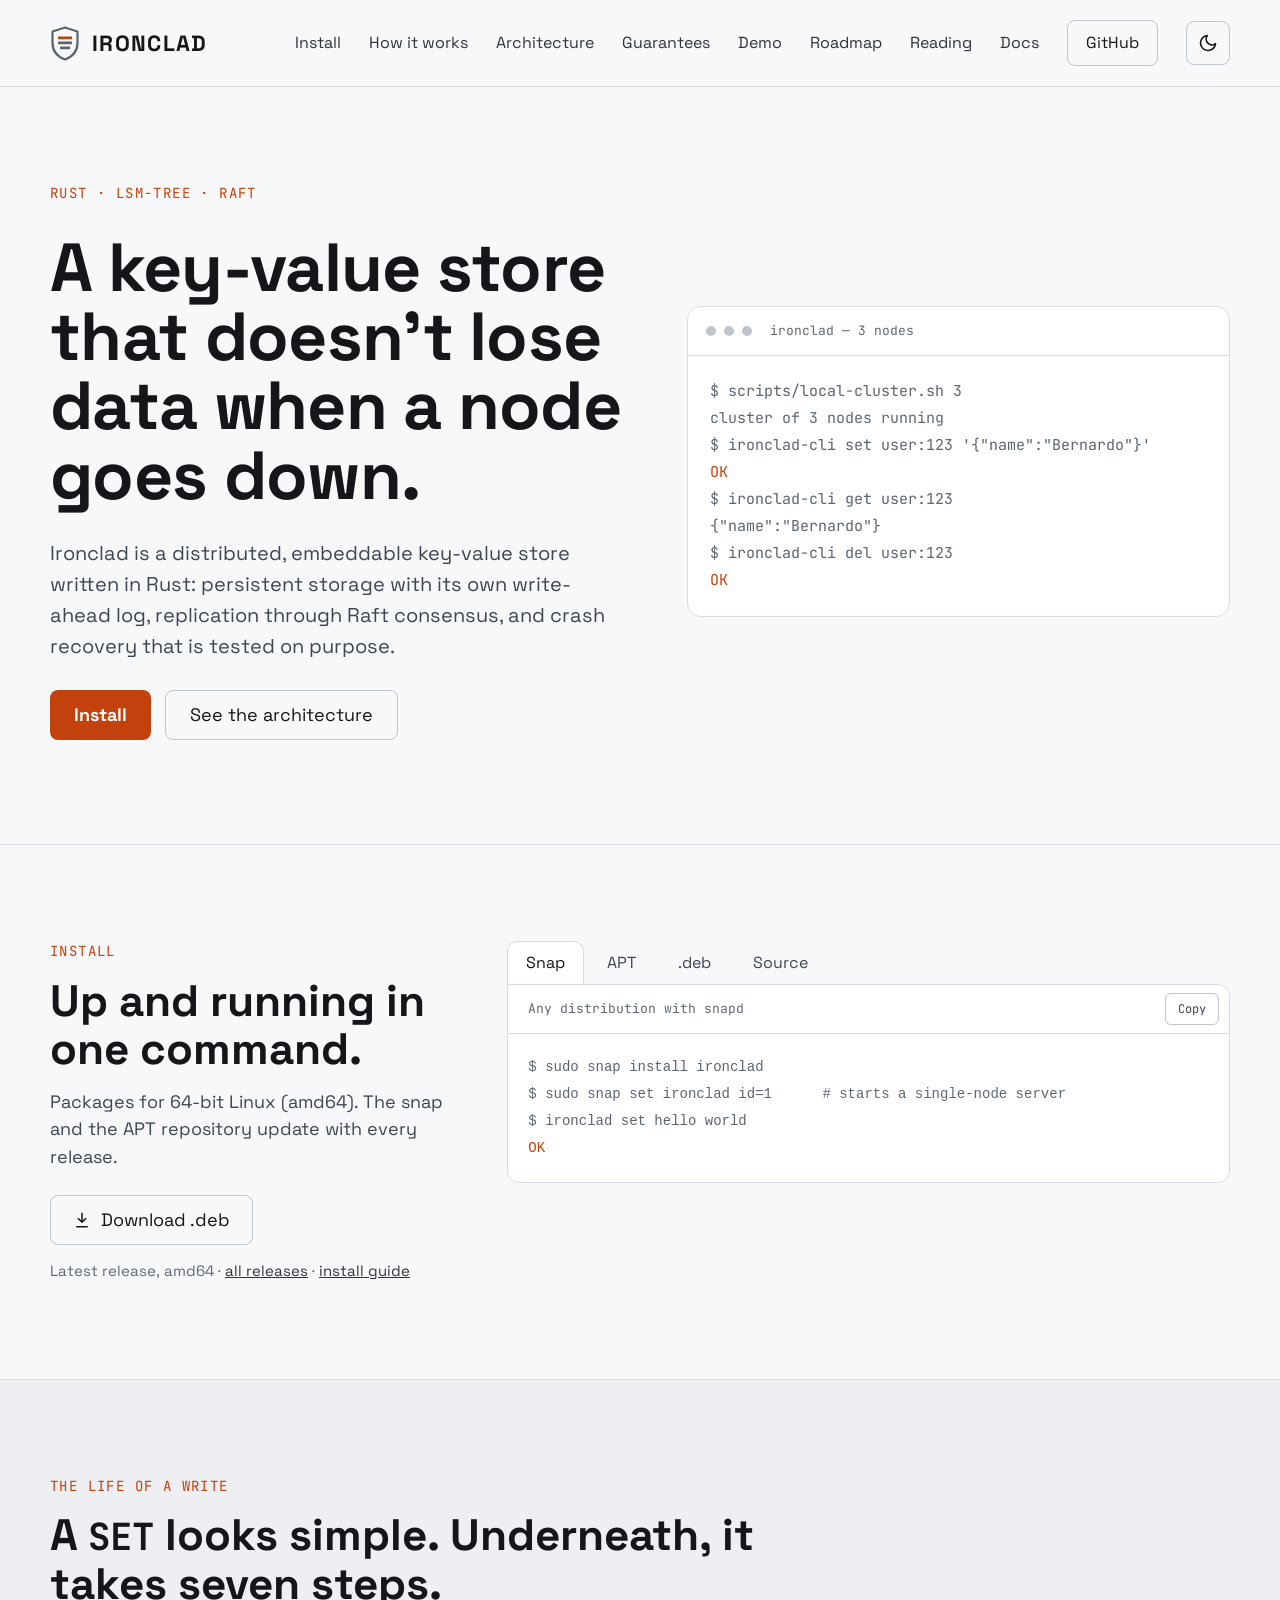
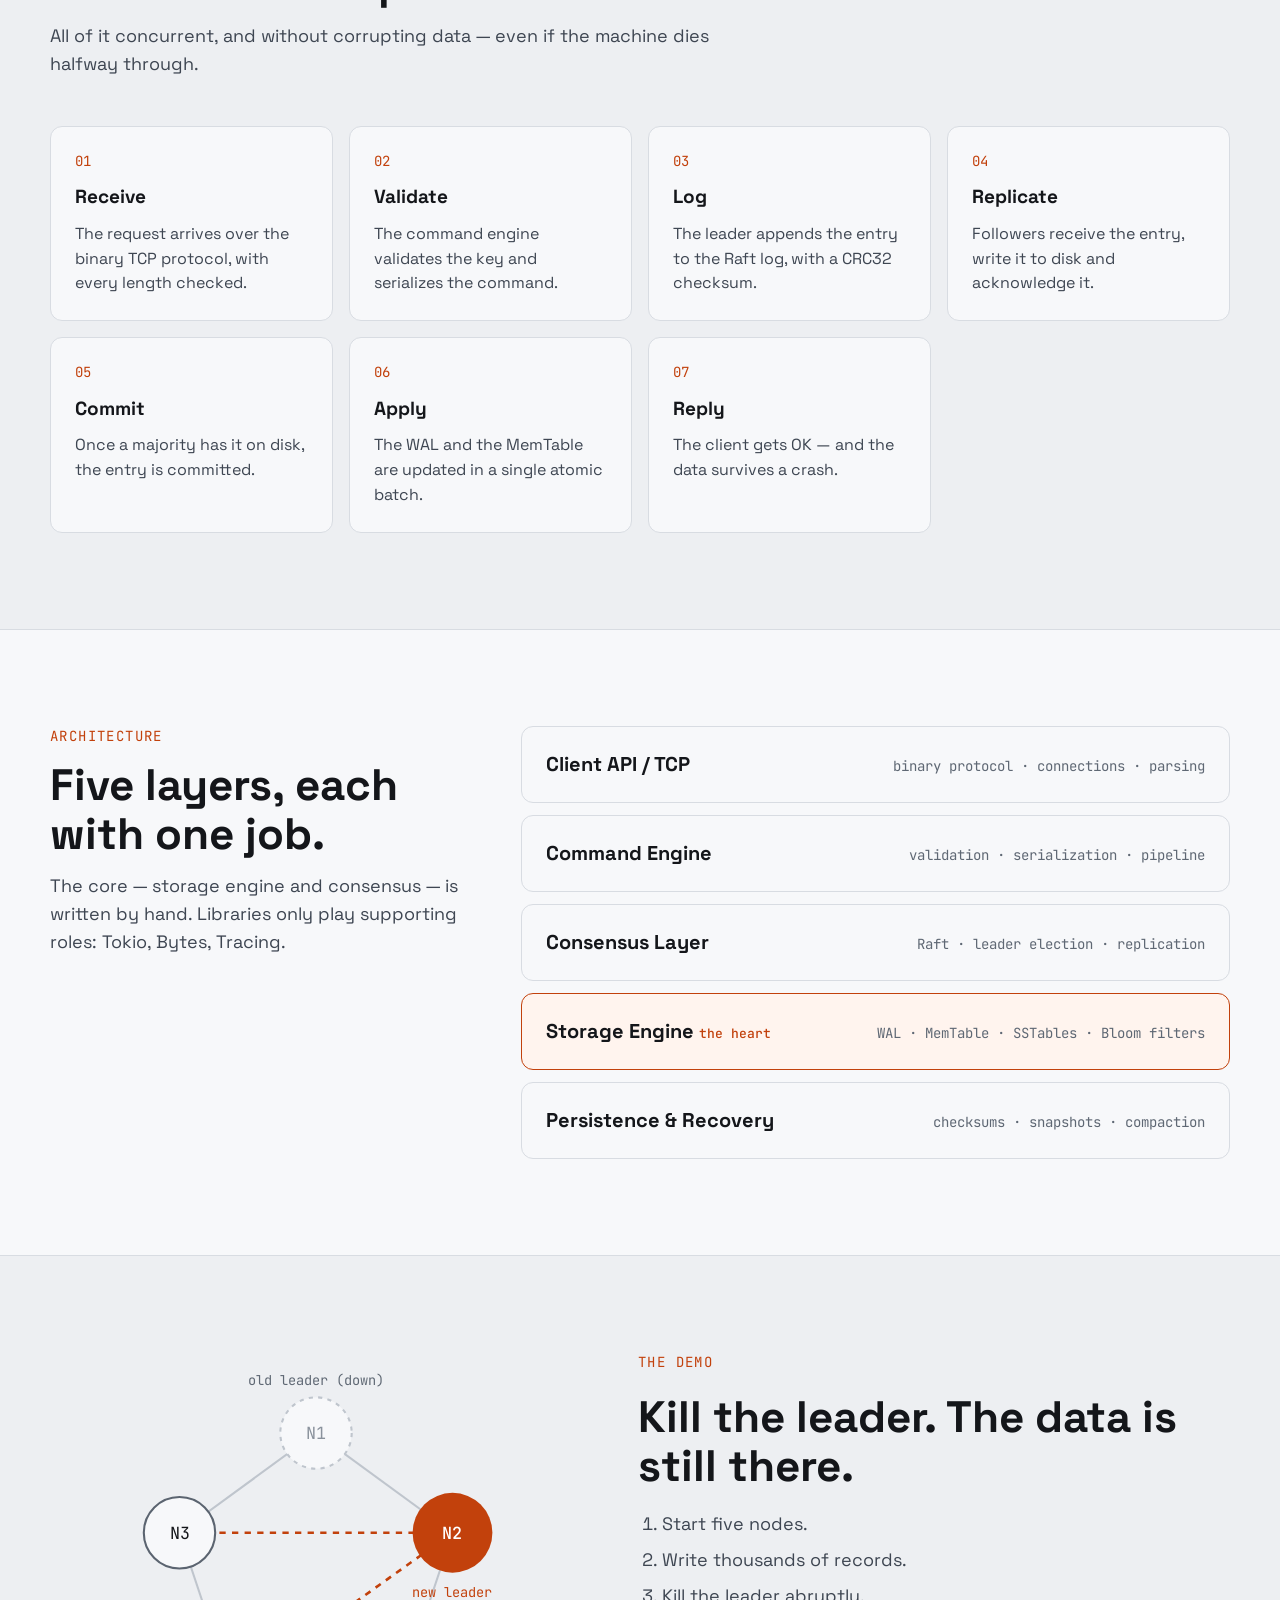
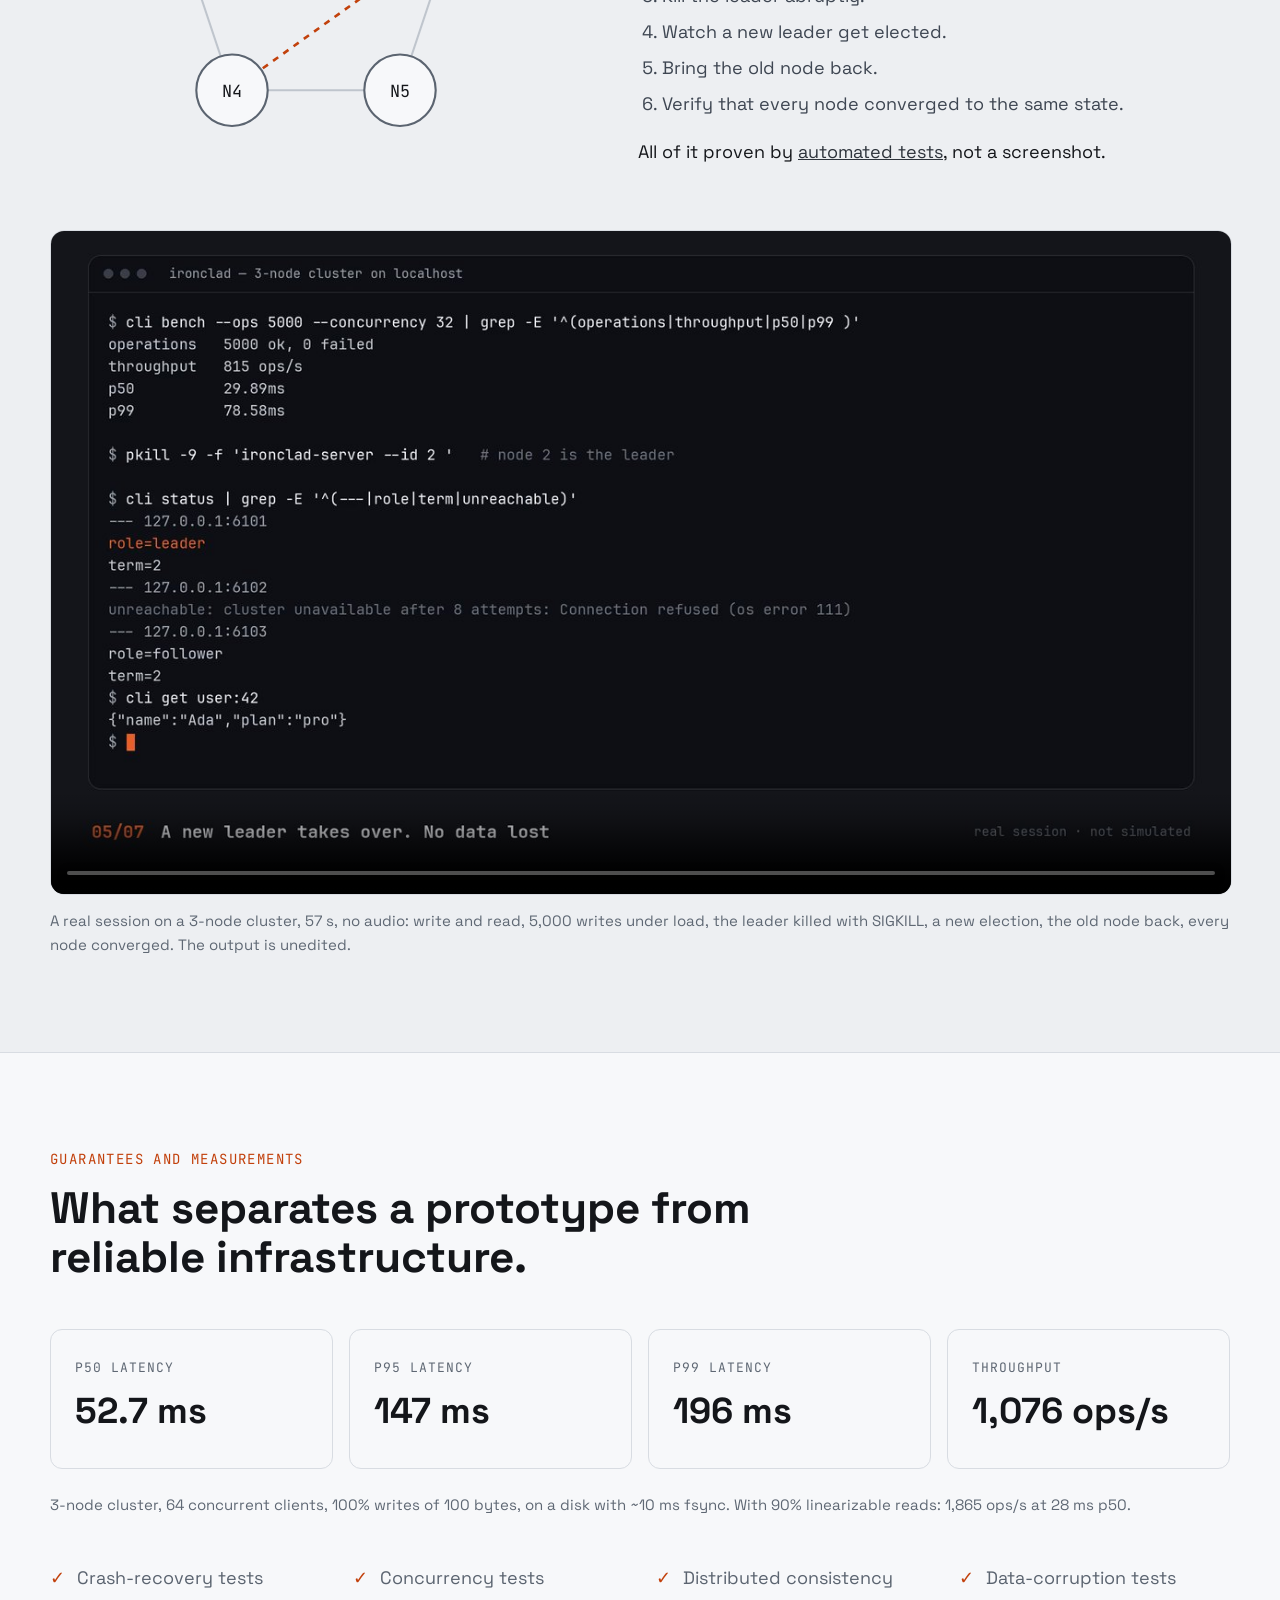
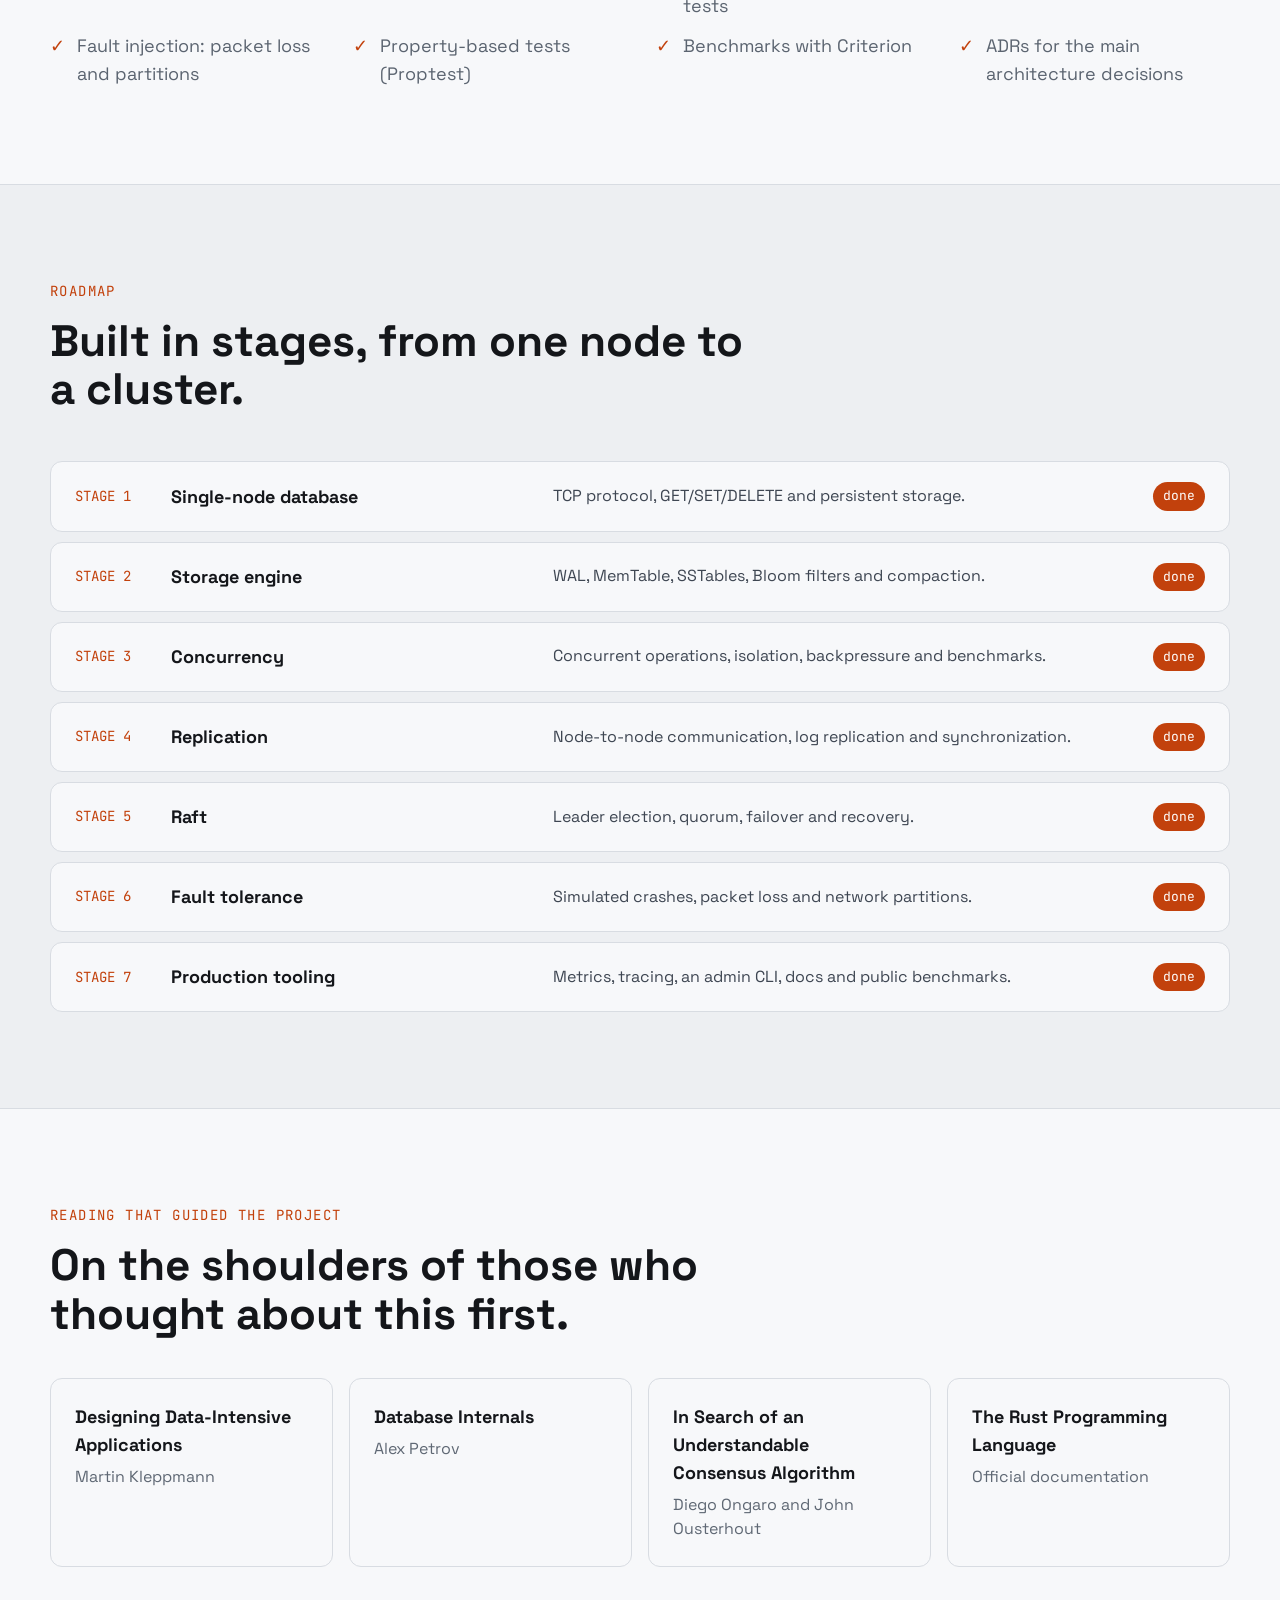
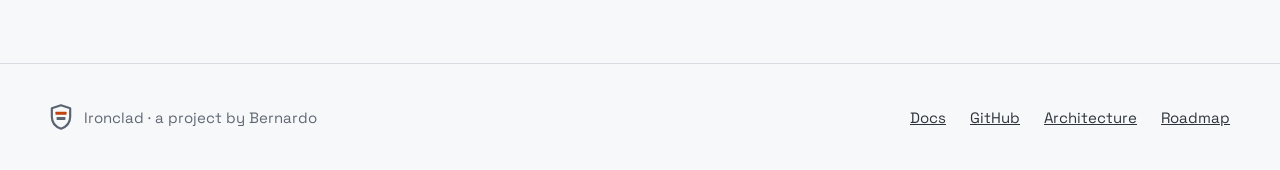
<file: index.html>
<!doctype html>
<html lang="en">
<head>
<meta charset="utf-8">
<meta name="viewport" content="width=device-width, initial-scale=1">
<title>Ironclad — a distributed key-value store in Rust</title>
<meta name="description" content="Ironclad: a distributed key-value database written from scratch in Rust, with an LSM-tree storage engine, Raft consensus and tested crash recovery.">
<link rel="icon" href="data:image/svg+xml,%3Csvg xmlns='http://www.w3.org/2000/svg' viewBox='0 0 120 140'%3E%3Cpath d='M60 6 L110 22 V68 C110 102 89 123 60 134 C31 123 10 102 10 68 V22 Z' fill='%2314161A' stroke='%23C9CED6' stroke-width='12'/%3E%3Crect x='30' y='42' width='60' height='16' rx='2' fill='%23E8622C'/%3E%3Crect x='36' y='70' width='48' height='16' rx='2' fill='%23C9CED6'/%3E%3C/svg%3E">
<link rel="preconnect" href="https://fonts.googleapis.com">
<link rel="stylesheet" href="https://fonts.googleapis.com/css2?family=Space+Grotesk:wght@400;500;700&amp;family=JetBrains+Mono:wght@400;500&amp;display=swap">
<link rel="stylesheet" href="site.css">
<script src="theme.js"></script>
</head>
<body>
<div style="background: var(--bg); color: var(--text); font-family: 'Space Grotesk', sans-serif; font-size: 18px; line-height: 1.55">

<header style="border-bottom: 1px solid var(--border)">
<nav aria-label="Main" style="max-width: 1180px; margin: 0 auto; padding: 20px 24px; display: flex; flex-wrap: wrap; align-items: center; justify-content: space-between; gap: 16px 32px">
<a href="#top" style="display: flex; align-items: center; gap: 12px; text-decoration: none; color: var(--text)">
<svg width="30" height="35" viewBox="0 0 120 140" aria-hidden="true">
<path d="M60 6 L110 22 V68 C110 102 89 123 60 134 C31 123 10 102 10 68 V22 Z" fill="none" stroke-width="9" stroke-linejoin="round" style="stroke: var(--steel)"></path>
<rect x="32" y="42" width="56" height="11" rx="2" style="fill: var(--accent)"></rect>
<rect x="32" y="62" width="56" height="11" rx="2" style="fill: var(--steel)"></rect>
<rect x="40" y="82" width="40" height="11" rx="2" style="fill: var(--steel)"></rect>
</svg>
<span style="font-size: 22px; font-weight: 700; letter-spacing: 0.06em">IRONCLAD</span>
</a>
<div style="display: flex; flex-wrap: wrap; align-items: center; gap: 8px 28px; font-size: 16px">
<a href="#install" style="text-decoration: none">Install</a>
<a href="#write-path" style="text-decoration: none">How it works</a>
<a href="#architecture" style="text-decoration: none">Architecture</a>
<a href="#guarantees" style="text-decoration: none">Guarantees</a>
<a href="#demo" style="text-decoration: none">Demo</a>
<a href="#roadmap" style="text-decoration: none">Roadmap</a>
<a href="#reading" style="text-decoration: none">Reading</a>
<a href="docs.html" style="text-decoration: none">Docs</a>
<a href="https://github.com/berdfandrade/ironclad" style="display: inline-flex; align-items: center; min-height: 44px; padding: 0 18px; border: 1px solid var(--border-strong); border-radius: 8px; text-decoration: none; color: var(--text)">GitHub</a>
<button type="button" id="theme-toggle" hidden aria-label="Switch theme" title="Switch theme">
<svg class="icon-sun" width="20" height="20" viewBox="0 0 24 24" fill="none" stroke="currentColor" stroke-width="2" stroke-linecap="round" aria-hidden="true"><circle cx="12" cy="12" r="4"></circle><path d="M12 2v2M12 20v2M4.9 4.9l1.4 1.4M17.7 17.7l1.4 1.4M2 12h2M20 12h2M4.9 19.1l1.4-1.4M17.7 6.3l1.4-1.4"></path></svg>
<svg class="icon-moon" width="20" height="20" viewBox="0 0 24 24" fill="none" stroke="currentColor" stroke-width="2" stroke-linecap="round" stroke-linejoin="round" aria-hidden="true"><path d="M21 12.8A9 9 0 1 1 11.2 3a7 7 0 0 0 9.8 9.8z"></path></svg>
</button>
</div>
</nav>
</header>

<section id="top" style="max-width: 1180px; margin: 0 auto; padding: 96px 24px 104px; display: flex; flex-wrap: wrap; align-items: center; gap: 56px">
<div style="flex: 1 1 460px; display: flex; flex-direction: column; gap: 28px">
<div style="font-family: 'JetBrains Mono', monospace; font-size: 14px; letter-spacing: 0.1em; color: var(--accent)">RUST · LSM-TREE · RAFT</div>
<h1 style="margin: 0; font-size: clamp(40px, 6vw, 68px); line-height: 1.02; font-weight: 700; letter-spacing: -0.01em">A key-value store that doesn’t lose data when a node goes down.</h1>
<p style="margin: 0; font-size: 20px; color: var(--text-2); max-width: 560px">Ironclad is a distributed, embeddable key-value store written in Rust: persistent storage with its own write-ahead log, replication through Raft consensus, and crash recovery that is tested on purpose.</p>
<div style="display: flex; flex-wrap: wrap; gap: 14px">
<a href="#install" style="display: inline-flex; align-items: center; min-height: 48px; padding: 0 24px; border-radius: 8px; background: var(--accent); color: var(--on-accent); font-weight: 700; text-decoration: none">Install</a>
<a href="#architecture" style="display: inline-flex; align-items: center; min-height: 48px; padding: 0 24px; border-radius: 8px; border: 1px solid var(--border-strong); color: var(--text); text-decoration: none">See the architecture</a>
</div>
</div>
<div id="get-started" style="flex: 1 1 420px; min-width: 0; background: var(--term-bg); border: 1px solid var(--border); border-radius: 14px; overflow: hidden">
<div style="display: flex; align-items: center; gap: 8px; padding: 14px 18px; border-bottom: 1px solid var(--border)">
<span style="width: 10px; height: 10px; border-radius: 50%; background: var(--border-strong)"></span>
<span style="width: 10px; height: 10px; border-radius: 50%; background: var(--border-strong)"></span>
<span style="width: 10px; height: 10px; border-radius: 50%; background: var(--border-strong)"></span>
<span style="margin-left: 10px; font-family: 'JetBrains Mono', monospace; font-size: 13px; color: var(--muted)">ironclad — 3 nodes</span>
</div>
<pre style="margin: 0; padding: 22px; overflow-x: auto; font-family: 'JetBrains Mono', monospace; font-size: 15px; line-height: 1.8; color: var(--steel)"><span style="color: var(--muted)">$</span> scripts/local-cluster.sh 3
<span style="color: var(--muted)">cluster of 3 nodes running</span>
<span style="color: var(--muted)">$</span> ironclad-cli set user:123 '{"name":"Bernardo"}'
<span style="color: var(--accent)">OK</span>
<span style="color: var(--muted)">$</span> ironclad-cli get user:123
{"name":"Bernardo"}
<span style="color: var(--muted)">$</span> ironclad-cli del user:123
<span style="color: var(--accent)">OK</span></pre>
</div>
</section>

<section id="install" style="border-top: 1px solid var(--border)">
<div style="max-width: 1180px; margin: 0 auto; padding: 96px 24px; display: flex; flex-wrap: wrap; gap: 56px">
<div style="flex: 1 1 320px; display: flex; flex-direction: column; gap: 14px">
<div style="font-family: 'JetBrains Mono', monospace; font-size: 14px; letter-spacing: 0.1em; color: var(--accent)">INSTALL</div>
<h2 style="margin: 0; font-size: clamp(32px, 4vw, 44px); line-height: 1.1">Up and running in one command.</h2>
<p style="margin: 0; color: var(--text-2)">Packages for 64-bit Linux (amd64). The snap and the APT repository update with every release.</p>
<a href="https://github.com/berdfandrade/ironclad/releases/latest/download/ironclad_amd64.deb" style="align-self: flex-start; display: inline-flex; align-items: center; gap: 10px; min-height: 48px; margin-top: 10px; padding: 0 22px; border-radius: 8px; border: 1px solid var(--border-strong); color: var(--text); text-decoration: none"><svg width="18" height="18" viewBox="0 0 24 24" fill="none" stroke="currentColor" stroke-width="2" stroke-linecap="round" stroke-linejoin="round" aria-hidden="true"><path d="M12 3v12M7 10l5 5 5-5M5 21h14"></path></svg>Download .deb</a>
<p style="margin: 0; font-size: 15px; color: var(--muted)">Latest release, amd64 · <a href="https://github.com/berdfandrade/ironclad/releases">all releases</a> · <a href="docs.html#install">install guide</a></p>
</div>
<div class="install" style="flex: 2 1 560px; min-width: 0">
<div class="install-tabs" role="tablist" aria-label="Installation method">
<button type="button" role="tab" id="tab-snap" aria-controls="panel-snap" aria-selected="true">Snap</button>
<button type="button" role="tab" id="tab-apt" aria-controls="panel-apt" aria-selected="false" tabindex="-1">APT</button>
<button type="button" role="tab" id="tab-deb" aria-controls="panel-deb" aria-selected="false" tabindex="-1">.deb</button>
<button type="button" role="tab" id="tab-source" aria-controls="panel-source" aria-selected="false" tabindex="-1">Source</button>
</div>
<div class="install-panel" role="tabpanel" id="panel-snap" aria-labelledby="tab-snap">
<p class="install-label">Any distribution with snapd</p>
<pre><code><span class="c">$</span> sudo snap install ironclad
<span class="c">$</span> sudo snap set ironclad id=1      <span class="c"># starts a single-node server</span>
<span class="c">$</span> ironclad set hello world
<span class="k">OK</span></code></pre>
</div>
<div class="install-panel" role="tabpanel" id="panel-apt" aria-labelledby="tab-apt">
<p class="install-label">Ubuntu 22.04+ and Debian 12+</p>
<pre><code><span class="c">$</span> sudo install -d -m 0755 /etc/apt/keyrings
<span class="c">$</span> curl -fsSL https://berdfandrade.github.io/ironclad-site/apt/ironclad.gpg | sudo tee /etc/apt/keyrings/ironclad.gpg &gt; /dev/null
<span class="c">$</span> echo "deb [arch=amd64 signed-by=/etc/apt/keyrings/ironclad.gpg] https://berdfandrade.github.io/ironclad-site/apt stable main" | sudo tee /etc/apt/sources.list.d/ironclad.list
<span class="c">$</span> sudo apt update &amp;&amp; sudo apt install ironclad
<span class="c">$</span> sudo systemctl enable --now ironclad   <span class="c"># single node; cluster: /etc/default/ironclad</span></code></pre>
</div>
<div class="install-panel" role="tabpanel" id="panel-deb" aria-labelledby="tab-deb">
<p class="install-label">Same package, without adding the repository (no automatic updates)</p>
<pre><code><span class="c">$</span> curl -fLO https://github.com/berdfandrade/ironclad/releases/latest/download/ironclad_amd64.deb
<span class="c">$</span> sudo apt install ./ironclad_amd64.deb
<span class="c">$</span> sudo systemctl enable --now ironclad</code></pre>
</div>
<div class="install-panel" role="tabpanel" id="panel-source" aria-labelledby="tab-source">
<p class="install-label">Rust 1.89 or newer</p>
<pre><code><span class="c">$</span> git clone https://github.com/berdfandrade/ironclad
<span class="c">$</span> cd ironclad &amp;&amp; cargo build --release
<span class="c">$</span> ./target/release/ironclad-server --id 1 --data-dir ./data</code></pre>
</div>
</div>
</div>
</section>

<section id="write-path" style="border-top: 1px solid var(--border); background: var(--bg-alt)">
<div style="max-width: 1180px; margin: 0 auto; padding: 96px 24px; display: flex; flex-direction: column; gap: 48px">
<div style="display: flex; flex-direction: column; gap: 14px; max-width: 720px">
<div style="font-family: 'JetBrains Mono', monospace; font-size: 14px; letter-spacing: 0.1em; color: var(--accent)">THE LIFE OF A WRITE</div>
<h2 style="margin: 0; font-size: clamp(32px, 4vw, 44px); line-height: 1.1">A <code style="font-family: 'JetBrains Mono', monospace; font-size: 0.85em">SET</code> looks simple. Underneath, it takes seven steps.</h2>
<p style="margin: 0; color: var(--text-2)">All of it concurrent, and without corrupting data — even if the machine dies halfway through.</p>
</div>
<ol style="margin: 0; padding: 0; list-style: none; display: grid; grid-template-columns: repeat(auto-fit, minmax(240px, 1fr)); gap: 16px">
<li style="padding: 24px; background: var(--bg); border: 1px solid var(--border); border-radius: 12px; display: flex; flex-direction: column; gap: 10px"><span style="font-family: 'JetBrains Mono', monospace; font-size: 14px; color: var(--accent)">01</span><strong style="font-size: 19px">Receive</strong><span style="color: var(--text-2); font-size: 16px">The request arrives over the binary TCP protocol, with every length checked.</span></li>
<li style="padding: 24px; background: var(--bg); border: 1px solid var(--border); border-radius: 12px; display: flex; flex-direction: column; gap: 10px"><span style="font-family: 'JetBrains Mono', monospace; font-size: 14px; color: var(--accent)">02</span><strong style="font-size: 19px">Validate</strong><span style="color: var(--text-2); font-size: 16px">The command engine validates the key and serializes the command.</span></li>
<li style="padding: 24px; background: var(--bg); border: 1px solid var(--border); border-radius: 12px; display: flex; flex-direction: column; gap: 10px"><span style="font-family: 'JetBrains Mono', monospace; font-size: 14px; color: var(--accent)">03</span><strong style="font-size: 19px">Log</strong><span style="color: var(--text-2); font-size: 16px">The leader appends the entry to the Raft log, with a CRC32 checksum.</span></li>
<li style="padding: 24px; background: var(--bg); border: 1px solid var(--border); border-radius: 12px; display: flex; flex-direction: column; gap: 10px"><span style="font-family: 'JetBrains Mono', monospace; font-size: 14px; color: var(--accent)">04</span><strong style="font-size: 19px">Replicate</strong><span style="color: var(--text-2); font-size: 16px">Followers receive the entry, write it to disk and acknowledge it.</span></li>
<li style="padding: 24px; background: var(--bg); border: 1px solid var(--border); border-radius: 12px; display: flex; flex-direction: column; gap: 10px"><span style="font-family: 'JetBrains Mono', monospace; font-size: 14px; color: var(--accent)">05</span><strong style="font-size: 19px">Commit</strong><span style="color: var(--text-2); font-size: 16px">Once a majority has it on disk, the entry is committed.</span></li>
<li style="padding: 24px; background: var(--bg); border: 1px solid var(--border); border-radius: 12px; display: flex; flex-direction: column; gap: 10px"><span style="font-family: 'JetBrains Mono', monospace; font-size: 14px; color: var(--accent)">06</span><strong style="font-size: 19px">Apply</strong><span style="color: var(--text-2); font-size: 16px">The WAL and the MemTable are updated in a single atomic batch.</span></li>
<li style="padding: 24px; background: var(--bg); border: 1px solid var(--border); border-radius: 12px; display: flex; flex-direction: column; gap: 10px"><span style="font-family: 'JetBrains Mono', monospace; font-size: 14px; color: var(--accent)">07</span><strong style="font-size: 19px">Reply</strong><span style="color: var(--text-2); font-size: 16px">The client gets OK — and the data survives a crash.</span></li>
</ol>
</div>
</section>

<section id="architecture" style="border-top: 1px solid var(--border)">
<div style="max-width: 1180px; margin: 0 auto; padding: 96px 24px; display: flex; flex-wrap: wrap; gap: 56px">
<div style="flex: 1 1 340px; display: flex; flex-direction: column; gap: 14px">
<div style="font-family: 'JetBrains Mono', monospace; font-size: 14px; letter-spacing: 0.1em; color: var(--accent)">ARCHITECTURE</div>
<h2 style="margin: 0; font-size: clamp(32px, 4vw, 44px); line-height: 1.1">Five layers, each with one job.</h2>
<p style="margin: 0; color: var(--text-2)">The core — storage engine and consensus — is written by hand. Libraries only play supporting roles: Tokio, Bytes, Tracing.</p>
</div>
<div style="flex: 2 1 560px; display: flex; flex-direction: column; gap: 12px">
<div style="padding: 22px 24px; border: 1px solid var(--border); border-radius: 12px; display: flex; flex-wrap: wrap; align-items: baseline; justify-content: space-between; gap: 8px 24px"><strong style="font-size: 20px">Client API / TCP</strong><span style="font-family: 'JetBrains Mono', monospace; font-size: 14px; color: var(--muted)">binary protocol · connections · parsing</span></div>
<div style="padding: 22px 24px; border: 1px solid var(--border); border-radius: 12px; display: flex; flex-wrap: wrap; align-items: baseline; justify-content: space-between; gap: 8px 24px"><strong style="font-size: 20px">Command Engine</strong><span style="font-family: 'JetBrains Mono', monospace; font-size: 14px; color: var(--muted)">validation · serialization · pipeline</span></div>
<div style="padding: 22px 24px; border: 1px solid var(--border); border-radius: 12px; display: flex; flex-wrap: wrap; align-items: baseline; justify-content: space-between; gap: 8px 24px"><strong style="font-size: 20px">Consensus Layer</strong><span style="font-family: 'JetBrains Mono', monospace; font-size: 14px; color: var(--muted)">Raft · leader election · replication</span></div>
<div style="padding: 22px 24px; border: 1px solid var(--accent); border-radius: 12px; background: var(--card-hi); display: flex; flex-wrap: wrap; align-items: baseline; justify-content: space-between; gap: 8px 24px"><strong style="font-size: 20px">Storage Engine <span style="font-family: 'JetBrains Mono', monospace; font-size: 13px; font-weight: 500; color: var(--accent)">the heart</span></strong><span style="font-family: 'JetBrains Mono', monospace; font-size: 14px; color: var(--muted)">WAL · MemTable · SSTables · Bloom filters</span></div>
<div style="padding: 22px 24px; border: 1px solid var(--border); border-radius: 12px; display: flex; flex-wrap: wrap; align-items: baseline; justify-content: space-between; gap: 8px 24px"><strong style="font-size: 20px">Persistence &amp; Recovery</strong><span style="font-family: 'JetBrains Mono', monospace; font-size: 14px; color: var(--muted)">checksums · snapshots · compaction</span></div>
</div>
</div>
</section>

<section id="demo" style="border-top: 1px solid var(--border); background: var(--bg-alt)">
<div style="max-width: 1180px; margin: 0 auto; padding: 96px 24px; display: flex; flex-wrap: wrap; align-items: center; gap: 56px">
<div style="flex: 1 1 380px; display: flex; justify-content: center">
<svg width="100%" viewBox="0 0 400 360" style="max-width: 420px" role="img" aria-label="Five-node cluster: the old leader went down and a new leader was elected">
<g stroke-width="2" fill="none" style="stroke: var(--border-strong)">
<line x1="200" y1="60" x2="330" y2="155"></line><line x1="200" y1="60" x2="70" y2="155"></line>
<line x1="330" y1="155" x2="280" y2="305"></line><line x1="70" y1="155" x2="120" y2="305"></line>
<line x1="120" y1="305" x2="280" y2="305"></line>
</g>
<g stroke-width="2.5" stroke-dasharray="6 6" fill="none" style="stroke: var(--accent)">
<line x1="330" y1="155" x2="70" y2="155"></line><line x1="330" y1="155" x2="120" y2="305"></line>
</g>
<circle cx="200" cy="60" r="34" stroke-width="2" stroke-dasharray="4 5" style="fill: var(--bg); stroke: var(--border-strong)"></circle>
<text x="200" y="66" text-anchor="middle" font-family="JetBrains Mono, monospace" font-size="16" style="fill: var(--dim)">N1</text>
<text x="200" y="14" text-anchor="middle" font-family="JetBrains Mono, monospace" font-size="13" style="fill: var(--muted)">old leader (down)</text>
<circle cx="330" cy="155" r="38" style="fill: var(--accent)"></circle>
<text x="330" y="161" text-anchor="middle" font-family="JetBrains Mono, monospace" font-size="16" font-weight="500" style="fill: var(--on-accent)">N2</text>
<text x="330" y="216" text-anchor="middle" font-family="JetBrains Mono, monospace" font-size="13" style="fill: var(--accent)">new leader</text>
<circle cx="70" cy="155" r="34" stroke-width="2" style="fill: var(--bg); stroke: var(--steel)"></circle>
<text x="70" y="161" text-anchor="middle" font-family="JetBrains Mono, monospace" font-size="16" style="fill: var(--text)">N3</text>
<circle cx="120" cy="305" r="34" stroke-width="2" style="fill: var(--bg); stroke: var(--steel)"></circle>
<text x="120" y="311" text-anchor="middle" font-family="JetBrains Mono, monospace" font-size="16" style="fill: var(--text)">N4</text>
<circle cx="280" cy="305" r="34" stroke-width="2" style="fill: var(--bg); stroke: var(--steel)"></circle>
<text x="280" y="311" text-anchor="middle" font-family="JetBrains Mono, monospace" font-size="16" style="fill: var(--text)">N5</text>
</svg>
</div>
<div style="flex: 1 1 440px; display: flex; flex-direction: column; gap: 20px">
<div style="font-family: 'JetBrains Mono', monospace; font-size: 14px; letter-spacing: 0.1em; color: var(--accent)">THE DEMO</div>
<h2 style="margin: 0; font-size: clamp(32px, 4vw, 44px); line-height: 1.1">Kill the leader. The data is still there.</h2>
<ol style="margin: 0; padding-left: 24px; color: var(--text-2); display: flex; flex-direction: column; gap: 8px">
<li>Start five nodes.</li>
<li>Write thousands of records.</li>
<li>Kill the leader abruptly.</li>
<li>Watch a new leader get elected.</li>
<li>Bring the old node back.</li>
<li>Verify that every node converged to the same state.</li>
</ol>
<p style="margin: 0; color: var(--text)">All of it proven by <a href="https://github.com/berdfandrade/ironclad/blob/main/tests/cluster.rs">automated tests</a>, not a screenshot.</p>
</div>
<figure style="flex: 1 1 100%; margin: 8px 0 0; display: flex; flex-direction: column; gap: 14px">
<video controls preload="none" playsinline poster="assets/ironclad-demo-poster.jpg" width="1280" height="720" style="width: 100%; height: auto; border: 1px solid var(--border); border-radius: 14px; background: var(--term-bg)" aria-describedby="demo-caption">
<source src="assets/ironclad-demo.mp4" type="video/mp4">
<a href="assets/ironclad-demo.mp4">Download the demo video (MP4, 57 s)</a>
</video>
<figcaption id="demo-caption" style="font-size: 15px; color: var(--muted)">A real session on a 3-node cluster, 57 s, no audio: write and read, 5,000 writes under load, the leader killed with SIGKILL, a new election, the old node back, every node converged. The output is unedited.</figcaption>
</figure>
</div>
</section>

<section id="guarantees" style="border-top: 1px solid var(--border)">
<div style="max-width: 1180px; margin: 0 auto; padding: 96px 24px; display: flex; flex-direction: column; gap: 48px">
<div style="display: flex; flex-direction: column; gap: 14px; max-width: 720px">
<div style="font-family: 'JetBrains Mono', monospace; font-size: 14px; letter-spacing: 0.1em; color: var(--accent)">GUARANTEES AND MEASUREMENTS</div>
<h2 style="margin: 0; font-size: clamp(32px, 4vw, 44px); line-height: 1.1">What separates a prototype from reliable infrastructure.</h2>
</div>
<div style="display: grid; grid-template-columns: repeat(auto-fit, minmax(200px, 1fr)); gap: 16px">
<div style="padding: 28px 24px; border: 1px solid var(--border); border-radius: 12px; display: flex; flex-direction: column; gap: 6px"><span style="font-family: 'JetBrains Mono', monospace; font-size: 13px; letter-spacing: 0.08em; color: var(--muted)">P50 LATENCY</span><span style="font-size: 36px; font-weight: 700">52.7 ms</span></div>
<div style="padding: 28px 24px; border: 1px solid var(--border); border-radius: 12px; display: flex; flex-direction: column; gap: 6px"><span style="font-family: 'JetBrains Mono', monospace; font-size: 13px; letter-spacing: 0.08em; color: var(--muted)">P95 LATENCY</span><span style="font-size: 36px; font-weight: 700">147 ms</span></div>
<div style="padding: 28px 24px; border: 1px solid var(--border); border-radius: 12px; display: flex; flex-direction: column; gap: 6px"><span style="font-family: 'JetBrains Mono', monospace; font-size: 13px; letter-spacing: 0.08em; color: var(--muted)">P99 LATENCY</span><span style="font-size: 36px; font-weight: 700">196 ms</span></div>
<div style="padding: 28px 24px; border: 1px solid var(--border); border-radius: 12px; display: flex; flex-direction: column; gap: 6px"><span style="font-family: 'JetBrains Mono', monospace; font-size: 13px; letter-spacing: 0.08em; color: var(--muted)">THROUGHPUT</span><span style="font-size: 36px; font-weight: 700">1,076 ops/s</span></div>
</div>
<p style="margin: -24px 0 0; font-size: 15px; color: var(--muted)">3-node cluster, 64 concurrent clients, 100% writes of 100 bytes, on a disk with ~10 ms fsync. With 90% linearizable reads: 1,865 ops/s at 28 ms p50.</p>
<ul style="margin: 0; padding: 0; list-style: none; display: grid; grid-template-columns: repeat(auto-fit, minmax(260px, 1fr)); gap: 12px 32px; color: var(--steel)">
<li style="display: flex; gap: 12px"><span style="color: var(--accent); font-family: 'JetBrains Mono', monospace">✓</span>Crash-recovery tests</li>
<li style="display: flex; gap: 12px"><span style="color: var(--accent); font-family: 'JetBrains Mono', monospace">✓</span>Concurrency tests</li>
<li style="display: flex; gap: 12px"><span style="color: var(--accent); font-family: 'JetBrains Mono', monospace">✓</span>Distributed consistency tests</li>
<li style="display: flex; gap: 12px"><span style="color: var(--accent); font-family: 'JetBrains Mono', monospace">✓</span>Data-corruption tests</li>
<li style="display: flex; gap: 12px"><span style="color: var(--accent); font-family: 'JetBrains Mono', monospace">✓</span>Fault injection: packet loss and partitions</li>
<li style="display: flex; gap: 12px"><span style="color: var(--accent); font-family: 'JetBrains Mono', monospace">✓</span>Property-based tests (Proptest)</li>
<li style="display: flex; gap: 12px"><span style="color: var(--accent); font-family: 'JetBrains Mono', monospace">✓</span>Benchmarks with Criterion</li>
<li style="display: flex; gap: 12px"><span style="color: var(--accent); font-family: 'JetBrains Mono', monospace">✓</span>ADRs for the main architecture decisions</li>
</ul>
</div>
</section>

<section id="roadmap" style="border-top: 1px solid var(--border); background: var(--bg-alt)">
<div style="max-width: 1180px; margin: 0 auto; padding: 96px 24px; display: flex; flex-direction: column; gap: 48px">
<div style="display: flex; flex-direction: column; gap: 14px; max-width: 720px">
<div style="font-family: 'JetBrains Mono', monospace; font-size: 14px; letter-spacing: 0.1em; color: var(--accent)">ROADMAP</div>
<h2 style="margin: 0; font-size: clamp(32px, 4vw, 44px); line-height: 1.1">Built in stages, from one node to a cluster.</h2>
</div>
<ol style="margin: 0; padding: 0; list-style: none; display: flex; flex-direction: column; gap: 10px">
<li style="padding: 20px 24px; background: var(--bg); border: 1px solid var(--border); border-radius: 12px; display: flex; flex-wrap: wrap; align-items: center; gap: 8px 24px"><span style="font-family: 'JetBrains Mono', monospace; font-size: 14px; color: var(--accent); min-width: 72px">STAGE 1</span><strong style="flex: 1 1 220px">Single-node database</strong><span style="flex: 2 1 300px; color: var(--text-2); font-size: 16px">TCP protocol, GET/SET/DELETE and persistent storage.</span><span style="font-family: 'JetBrains Mono', monospace; font-size: 13px; padding: 4px 10px; border-radius: 999px; background: var(--accent); color: var(--on-accent)">done</span></li>
<li style="padding: 20px 24px; background: var(--bg); border: 1px solid var(--border); border-radius: 12px; display: flex; flex-wrap: wrap; align-items: center; gap: 8px 24px"><span style="font-family: 'JetBrains Mono', monospace; font-size: 14px; color: var(--accent); min-width: 72px">STAGE 2</span><strong style="flex: 1 1 220px">Storage engine</strong><span style="flex: 2 1 300px; color: var(--text-2); font-size: 16px">WAL, MemTable, SSTables, Bloom filters and compaction.</span><span style="font-family: 'JetBrains Mono', monospace; font-size: 13px; padding: 4px 10px; border-radius: 999px; background: var(--accent); color: var(--on-accent)">done</span></li>
<li style="padding: 20px 24px; background: var(--bg); border: 1px solid var(--border); border-radius: 12px; display: flex; flex-wrap: wrap; align-items: center; gap: 8px 24px"><span style="font-family: 'JetBrains Mono', monospace; font-size: 14px; color: var(--accent); min-width: 72px">STAGE 3</span><strong style="flex: 1 1 220px">Concurrency</strong><span style="flex: 2 1 300px; color: var(--text-2); font-size: 16px">Concurrent operations, isolation, backpressure and benchmarks.</span><span style="font-family: 'JetBrains Mono', monospace; font-size: 13px; padding: 4px 10px; border-radius: 999px; background: var(--accent); color: var(--on-accent)">done</span></li>
<li style="padding: 20px 24px; background: var(--bg); border: 1px solid var(--border); border-radius: 12px; display: flex; flex-wrap: wrap; align-items: center; gap: 8px 24px"><span style="font-family: 'JetBrains Mono', monospace; font-size: 14px; color: var(--accent); min-width: 72px">STAGE 4</span><strong style="flex: 1 1 220px">Replication</strong><span style="flex: 2 1 300px; color: var(--text-2); font-size: 16px">Node-to-node communication, log replication and synchronization.</span><span style="font-family: 'JetBrains Mono', monospace; font-size: 13px; padding: 4px 10px; border-radius: 999px; background: var(--accent); color: var(--on-accent)">done</span></li>
<li style="padding: 20px 24px; background: var(--bg); border: 1px solid var(--border); border-radius: 12px; display: flex; flex-wrap: wrap; align-items: center; gap: 8px 24px"><span style="font-family: 'JetBrains Mono', monospace; font-size: 14px; color: var(--accent); min-width: 72px">STAGE 5</span><strong style="flex: 1 1 220px">Raft</strong><span style="flex: 2 1 300px; color: var(--text-2); font-size: 16px">Leader election, quorum, failover and recovery.</span><span style="font-family: 'JetBrains Mono', monospace; font-size: 13px; padding: 4px 10px; border-radius: 999px; background: var(--accent); color: var(--on-accent)">done</span></li>
<li style="padding: 20px 24px; background: var(--bg); border: 1px solid var(--border); border-radius: 12px; display: flex; flex-wrap: wrap; align-items: center; gap: 8px 24px"><span style="font-family: 'JetBrains Mono', monospace; font-size: 14px; color: var(--accent); min-width: 72px">STAGE 6</span><strong style="flex: 1 1 220px">Fault tolerance</strong><span style="flex: 2 1 300px; color: var(--text-2); font-size: 16px">Simulated crashes, packet loss and network partitions.</span><span style="font-family: 'JetBrains Mono', monospace; font-size: 13px; padding: 4px 10px; border-radius: 999px; background: var(--accent); color: var(--on-accent)">done</span></li>
<li style="padding: 20px 24px; background: var(--bg); border: 1px solid var(--border); border-radius: 12px; display: flex; flex-wrap: wrap; align-items: center; gap: 8px 24px"><span style="font-family: 'JetBrains Mono', monospace; font-size: 14px; color: var(--accent); min-width: 72px">STAGE 7</span><strong style="flex: 1 1 220px">Production tooling</strong><span style="flex: 2 1 300px; color: var(--text-2); font-size: 16px">Metrics, tracing, an admin CLI, docs and public benchmarks.</span><span style="font-family: 'JetBrains Mono', monospace; font-size: 13px; padding: 4px 10px; border-radius: 999px; background: var(--accent); color: var(--on-accent)">done</span></li>
</ol>
</div>
</section>

<section id="reading" style="border-top: 1px solid var(--border)">
<div style="max-width: 1180px; margin: 0 auto; padding: 96px 24px; display: flex; flex-direction: column; gap: 40px">
<div style="display: flex; flex-direction: column; gap: 14px; max-width: 720px">
<div style="font-family: 'JetBrains Mono', monospace; font-size: 14px; letter-spacing: 0.1em; color: var(--accent)">READING THAT GUIDED THE PROJECT</div>
<h2 style="margin: 0; font-size: clamp(32px, 4vw, 44px); line-height: 1.1">On the shoulders of those who thought about this first.</h2>
</div>
<div style="display: grid; grid-template-columns: repeat(auto-fit, minmax(240px, 1fr)); gap: 16px">
<div style="padding: 24px; border: 1px solid var(--border); border-radius: 12px; display: flex; flex-direction: column; gap: 6px"><strong>Designing Data-Intensive Applications</strong><span style="color: var(--muted); font-size: 16px">Martin Kleppmann</span></div>
<div style="padding: 24px; border: 1px solid var(--border); border-radius: 12px; display: flex; flex-direction: column; gap: 6px"><strong>Database Internals</strong><span style="color: var(--muted); font-size: 16px">Alex Petrov</span></div>
<div style="padding: 24px; border: 1px solid var(--border); border-radius: 12px; display: flex; flex-direction: column; gap: 6px"><strong>In Search of an Understandable Consensus Algorithm</strong><span style="color: var(--muted); font-size: 16px">Diego Ongaro and John Ousterhout</span></div>
<div style="padding: 24px; border: 1px solid var(--border); border-radius: 12px; display: flex; flex-direction: column; gap: 6px"><strong>The Rust Programming Language</strong><span style="color: var(--muted); font-size: 16px">Official documentation</span></div>
</div>
</div>
</section>

<footer style="border-top: 1px solid var(--border)">
<div style="max-width: 1180px; margin: 0 auto; padding: 40px 24px; display: flex; flex-wrap: wrap; align-items: center; justify-content: space-between; gap: 16px; font-size: 15px; color: var(--muted)">
<div style="display: flex; align-items: center; gap: 12px">
<svg width="22" height="26" viewBox="0 0 120 140" aria-hidden="true">
<path d="M60 6 L110 22 V68 C110 102 89 123 60 134 C31 123 10 102 10 68 V22 Z" fill="none" stroke-width="12" stroke-linejoin="round" style="stroke: var(--steel)"></path>
<rect x="30" y="42" width="60" height="16" rx="2" style="fill: var(--accent)"></rect>
<rect x="36" y="70" width="48" height="16" rx="2" style="fill: var(--steel)"></rect>
</svg>
<span>Ironclad · a project by Bernardo</span>
</div>
<div style="display: flex; flex-wrap: wrap; gap: 24px">
<a href="docs.html">Docs</a>
<a href="https://github.com/berdfandrade/ironclad">GitHub</a>
<a href="#architecture">Architecture</a>
<a href="#roadmap">Roadmap</a>
</div>
</div>
</footer>

</div>
<script>
// Install tabs (arrow keys move between them) and copy buttons.
(function () {
  document.documentElement.classList.add("js");
  var tabs = Array.prototype.slice.call(document.querySelectorAll('.install-tabs [role="tab"]'));
  function select(tab, focus) {
    tabs.forEach(function (t) {
      var on = t === tab;
      t.setAttribute("aria-selected", on);
      t.tabIndex = on ? 0 : -1;
      document.getElementById(t.getAttribute("aria-controls")).hidden = !on;
    });
    if (focus) tab.focus();
  }
  tabs.forEach(function (tab, i) {
    tab.addEventListener("click", function () { select(tab); });
    tab.addEventListener("keydown", function (e) {
      var d = e.key === "ArrowRight" ? 1 : e.key === "ArrowLeft" ? -1 : 0;
      if (d) { e.preventDefault(); select(tabs[(i + d + tabs.length) % tabs.length], true); }
    });
  });
  if (tabs.length) select(tabs[0]);
  if (!navigator.clipboard) return;
  document.querySelectorAll(".install-panel").forEach(function (panel) {
    var button = document.createElement("button");
    button.type = "button";
    button.className = "copy-btn";
    button.textContent = "Copy";
    button.setAttribute("aria-label", "Copy commands");
    button.addEventListener("click", function () {
      // Commands only: drop the prompt, comments and output lines.
      var text = panel.querySelector("pre").innerText.split("\n")
        .filter(function (l) { return l.indexOf("$ ") === 0; })
        .map(function (l) { return l.slice(2).replace(/\s+#.*$/, ""); }).join("\n");
      navigator.clipboard.writeText(text).then(function () {
        button.textContent = "Copied";
        setTimeout(function () { button.textContent = "Copy"; }, 1500);
      });
    });
    panel.appendChild(button);
  });
})();
</script>
</body>
</html>
</file>
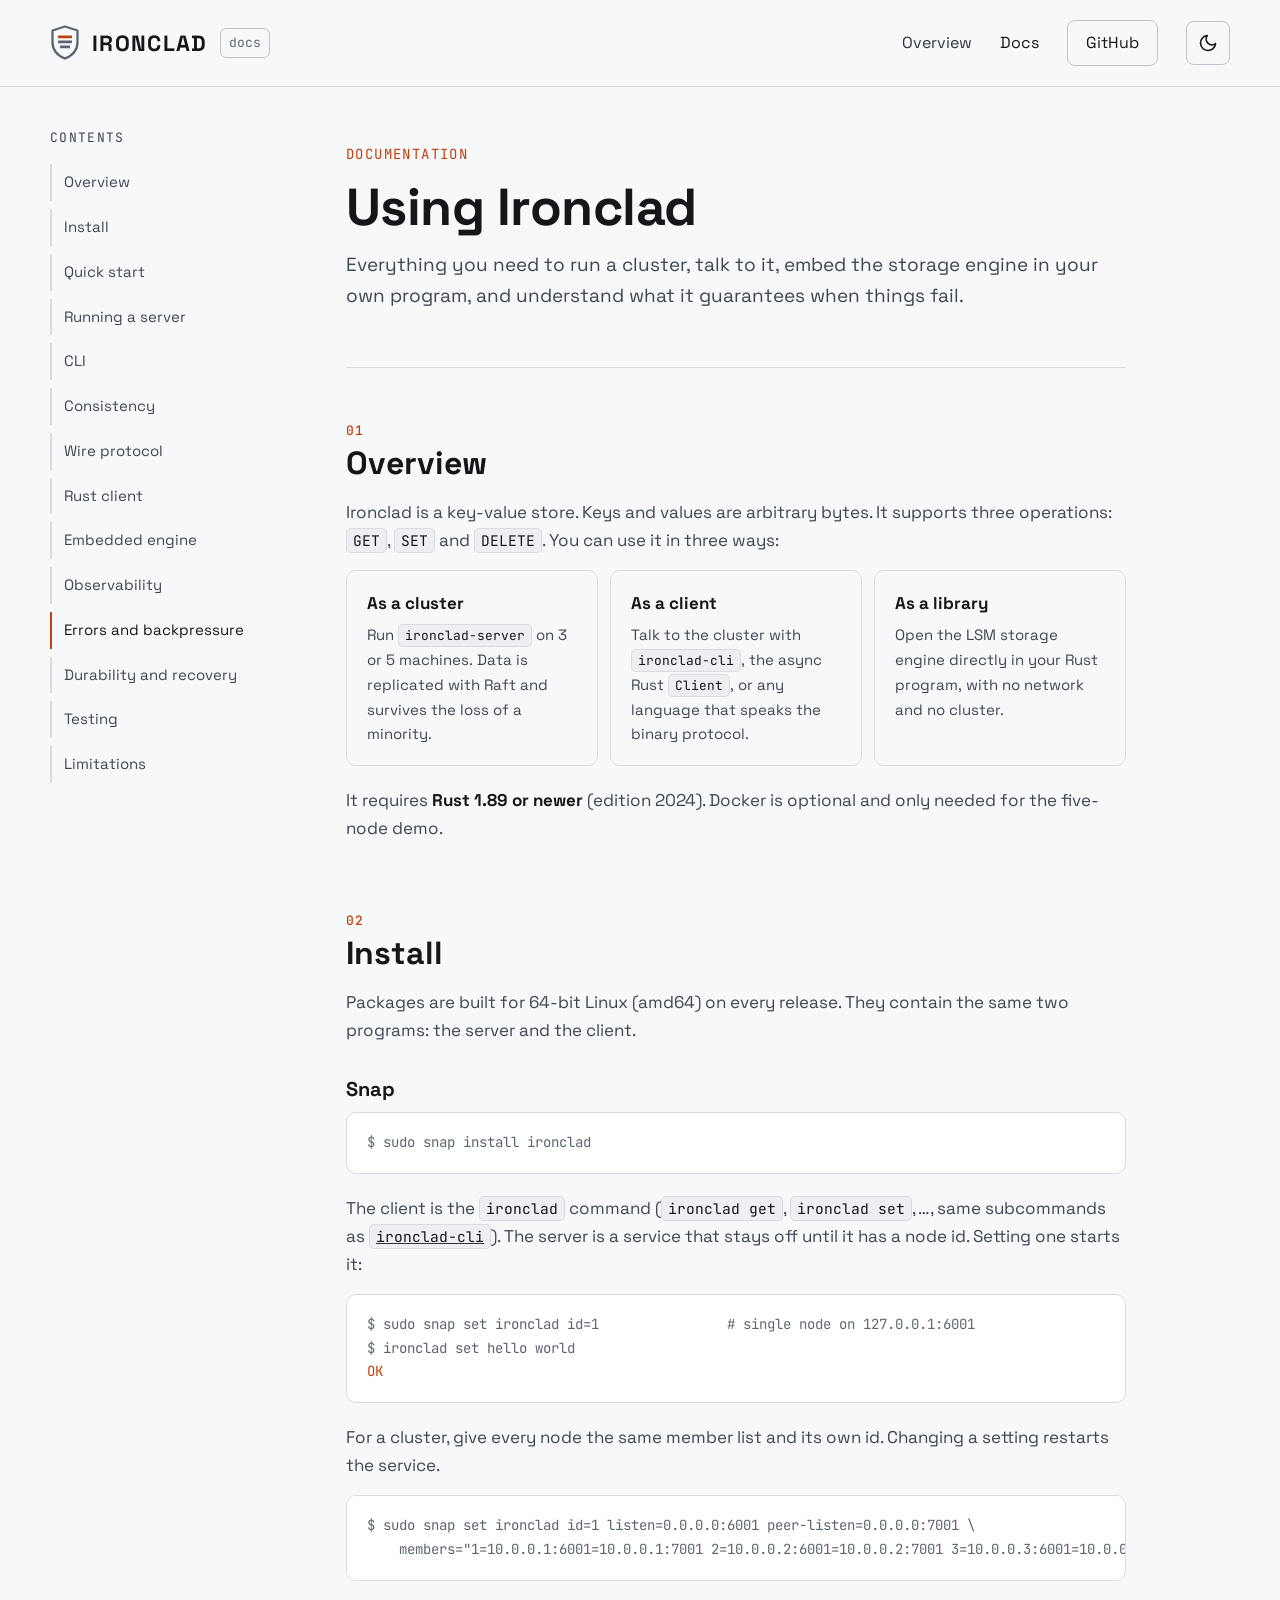
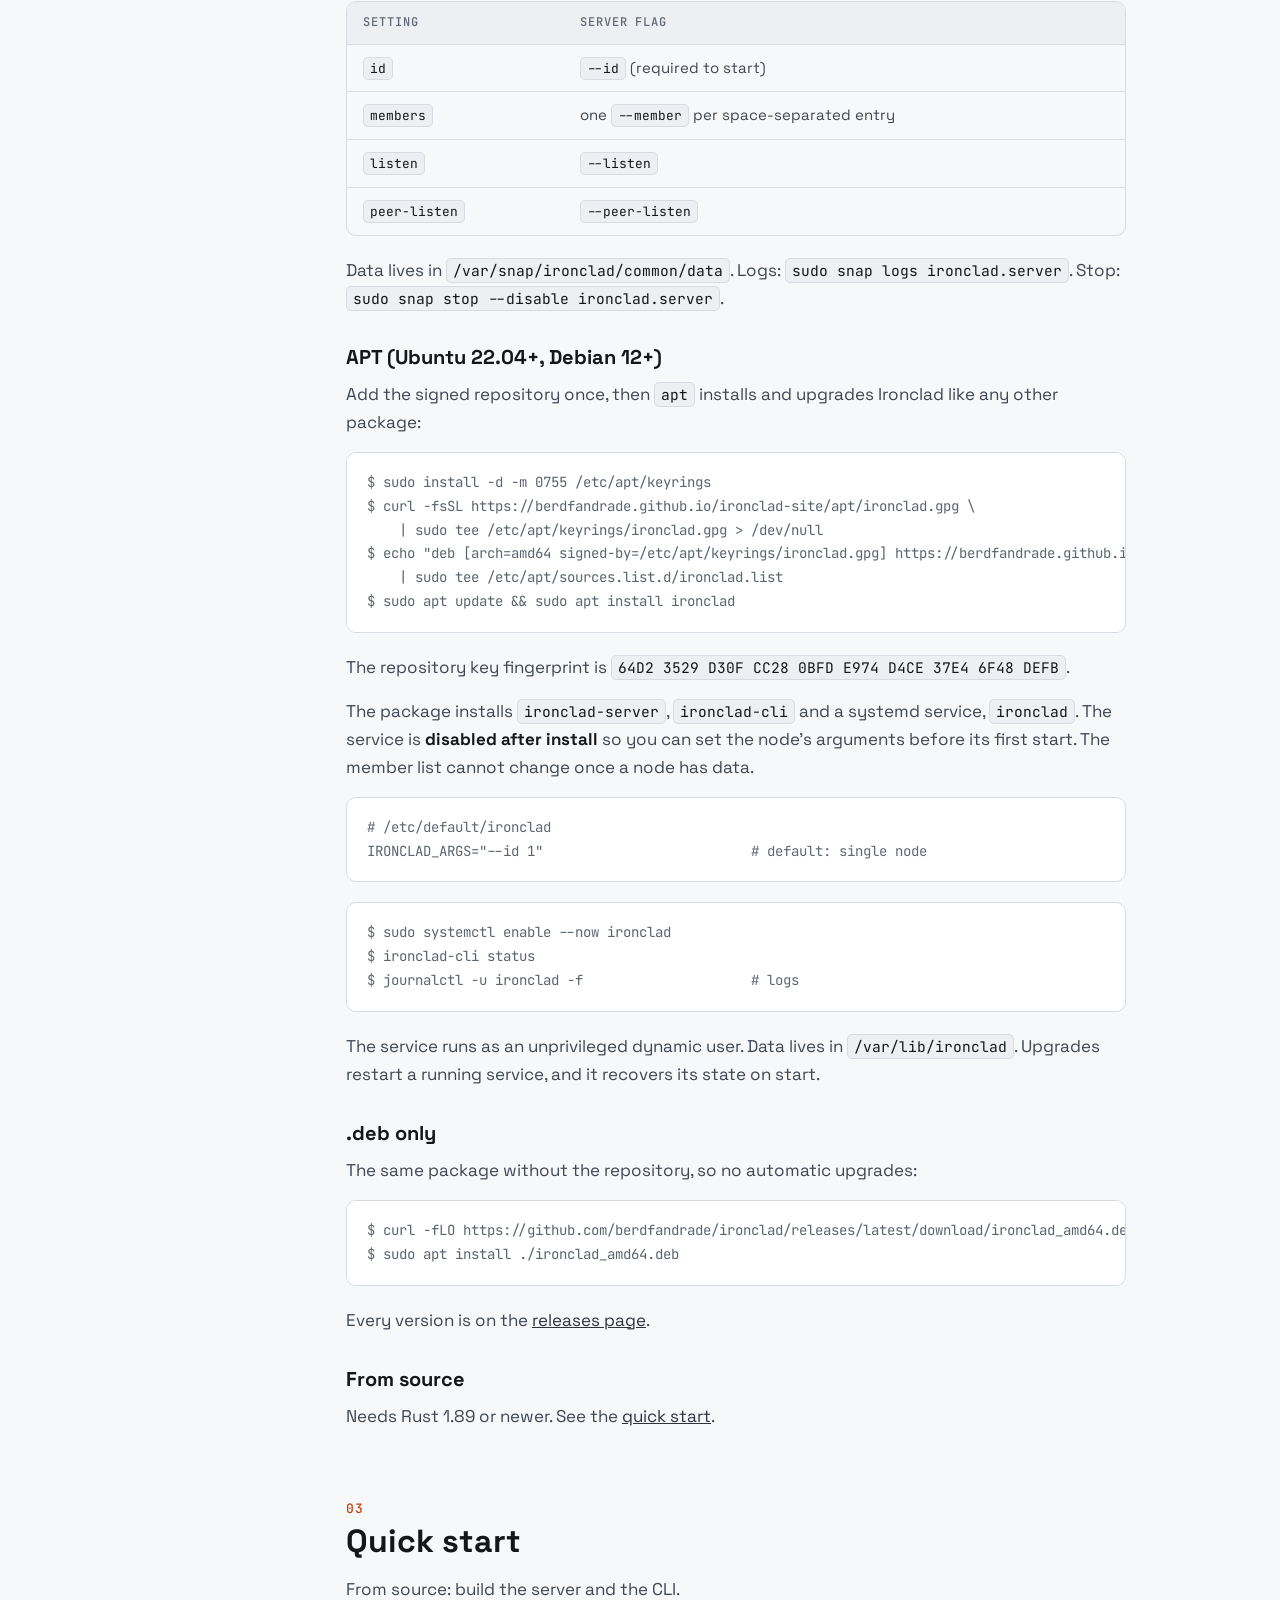
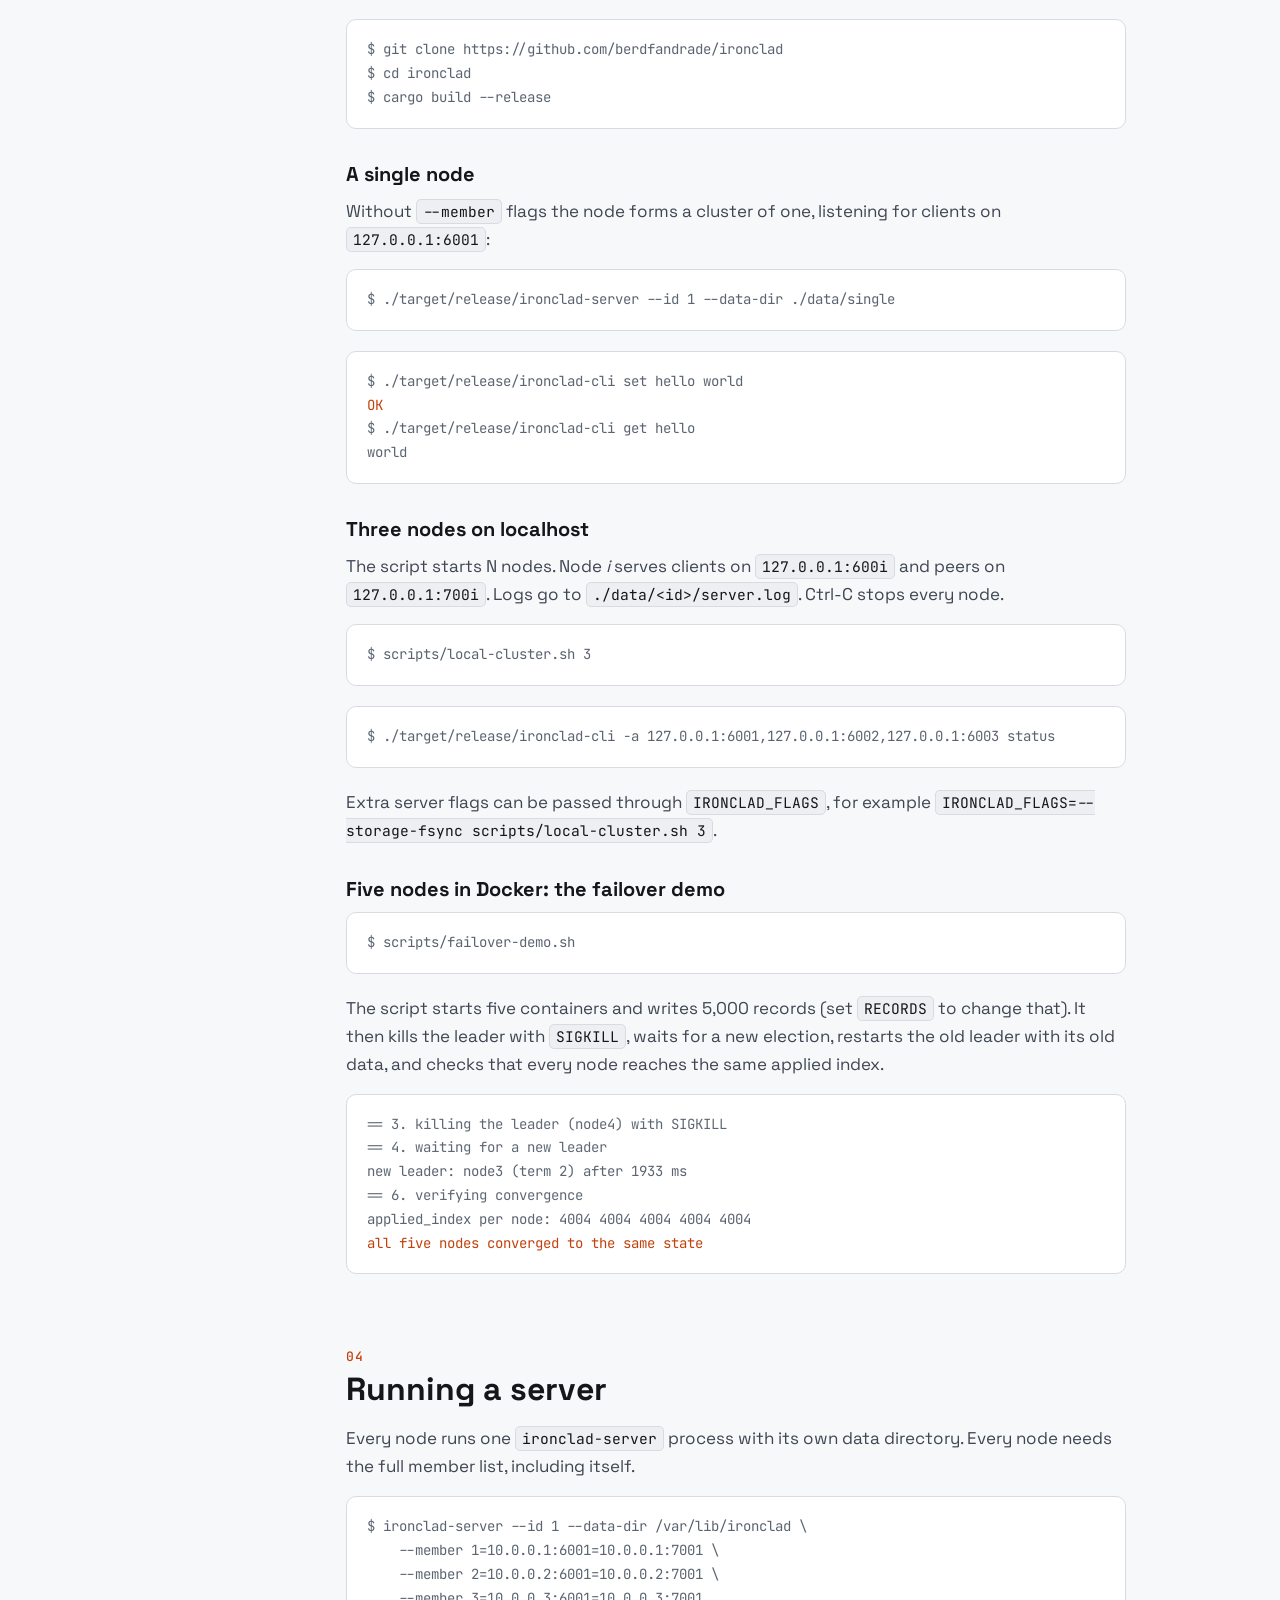
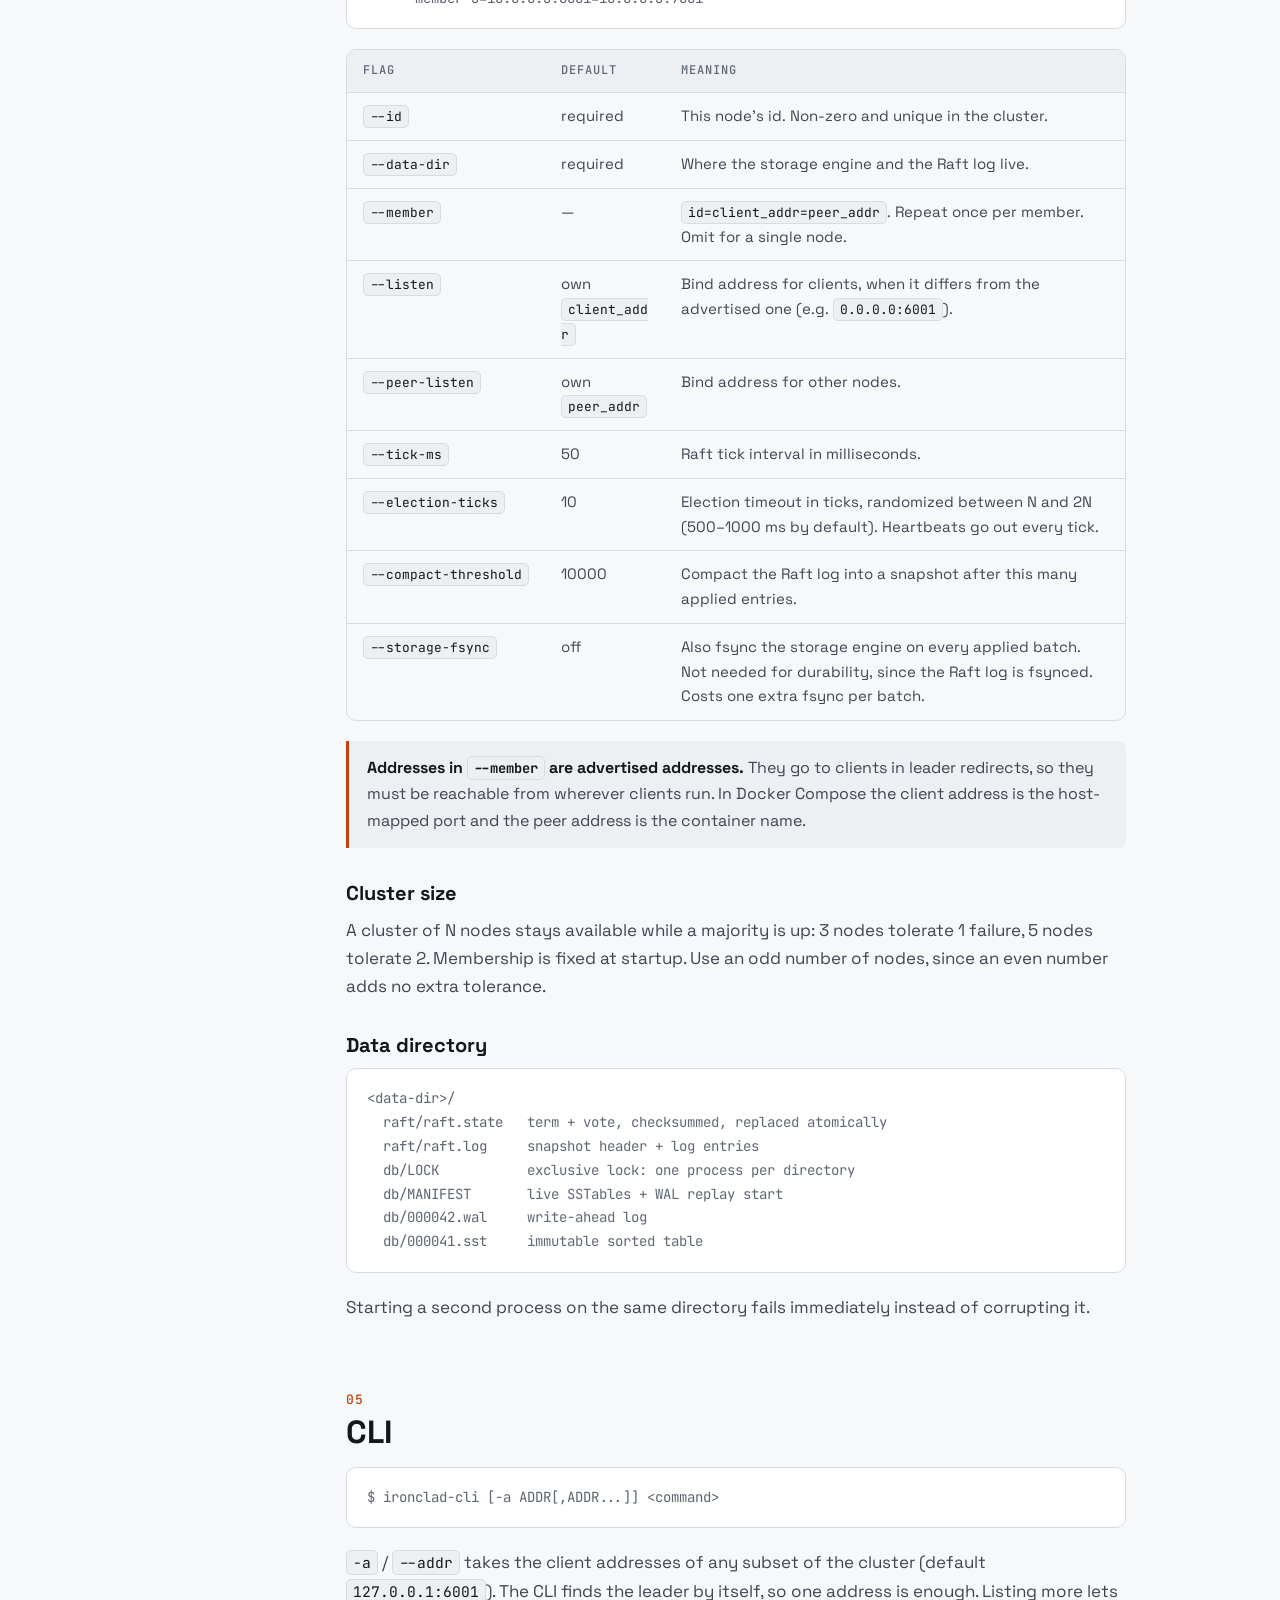
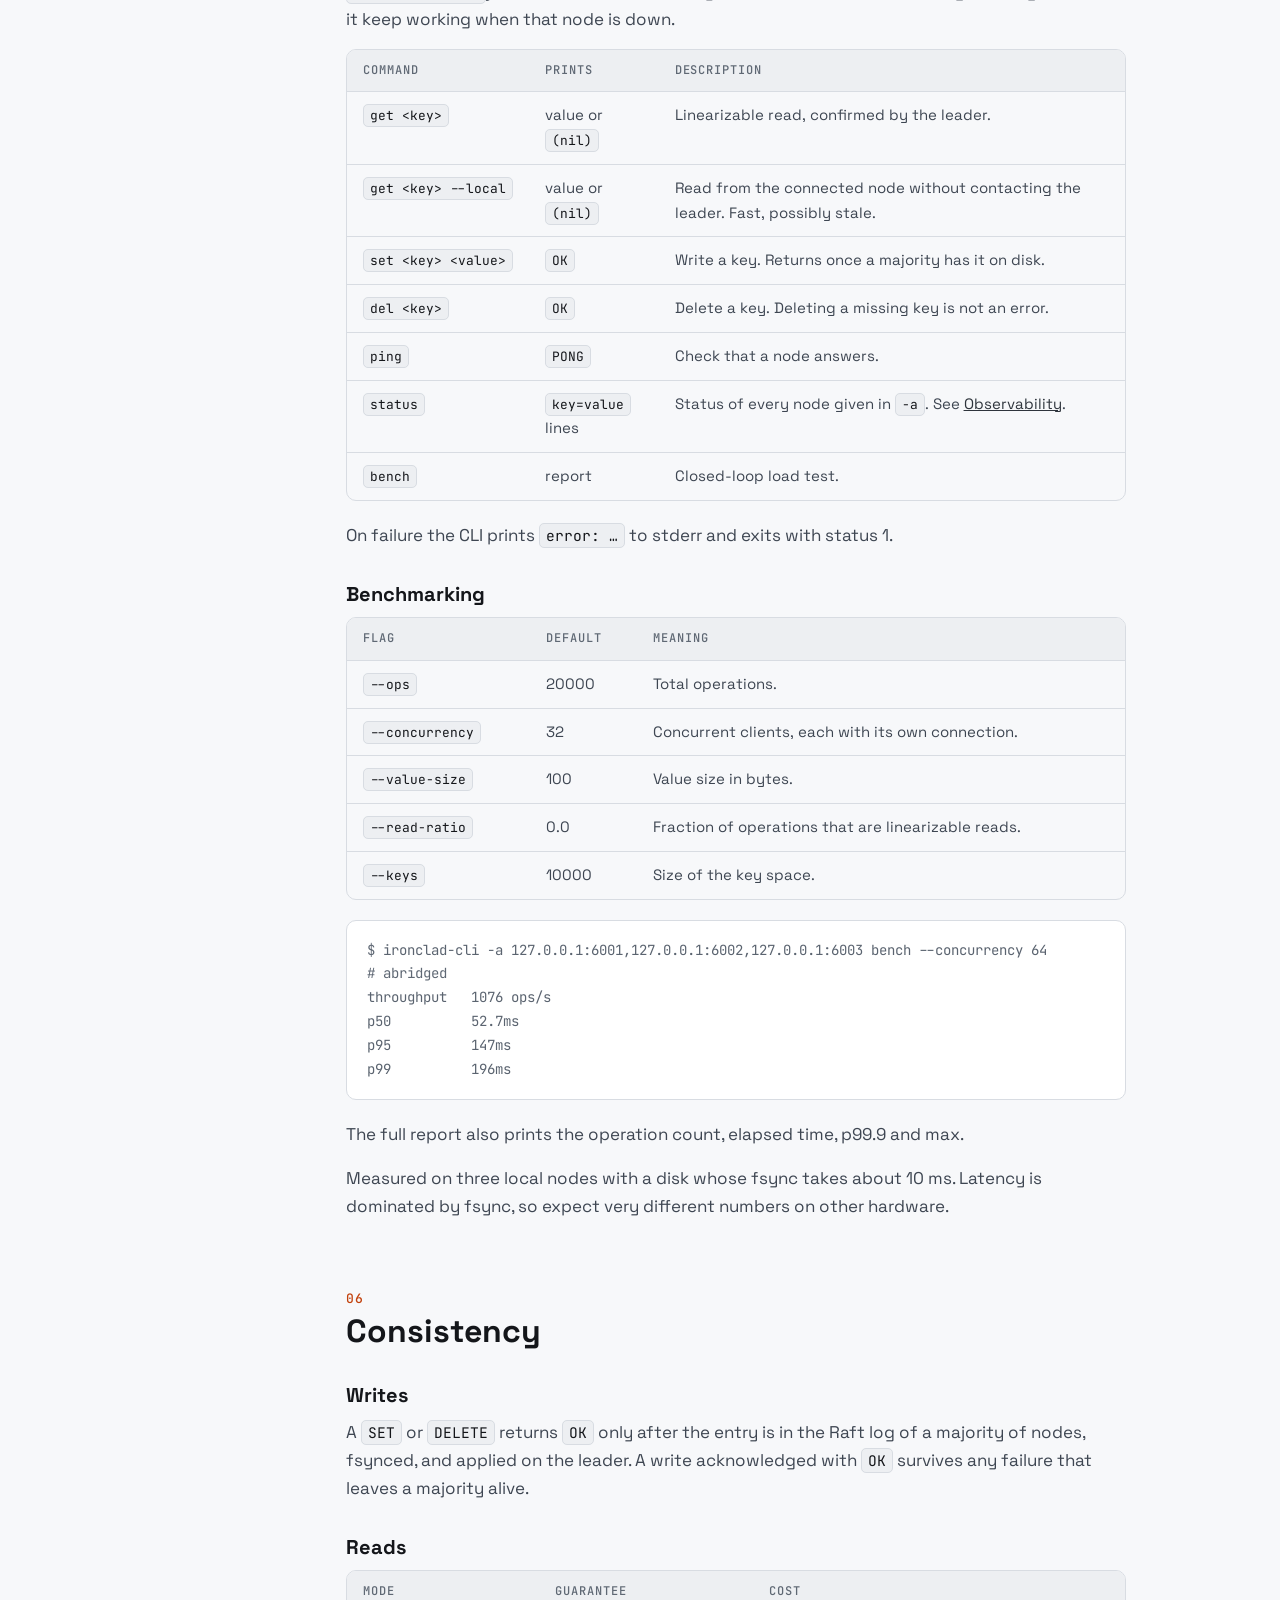
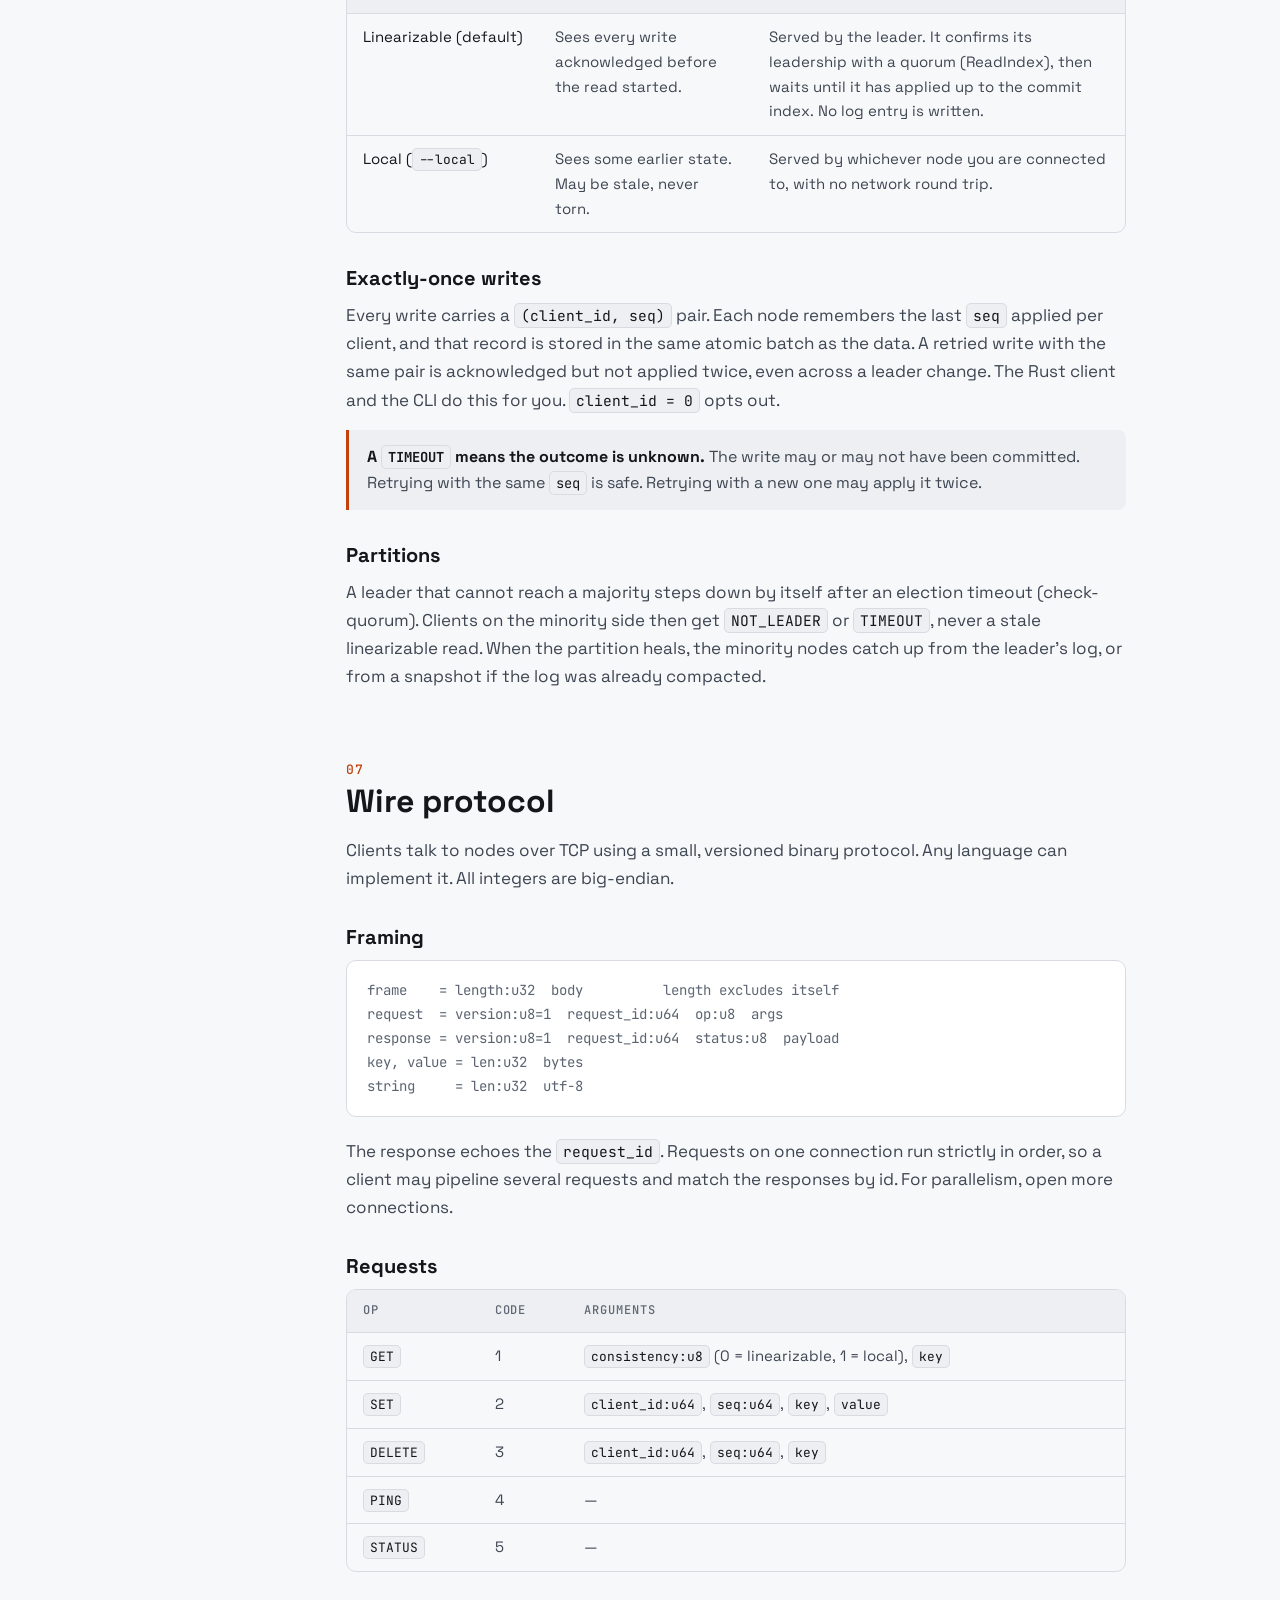
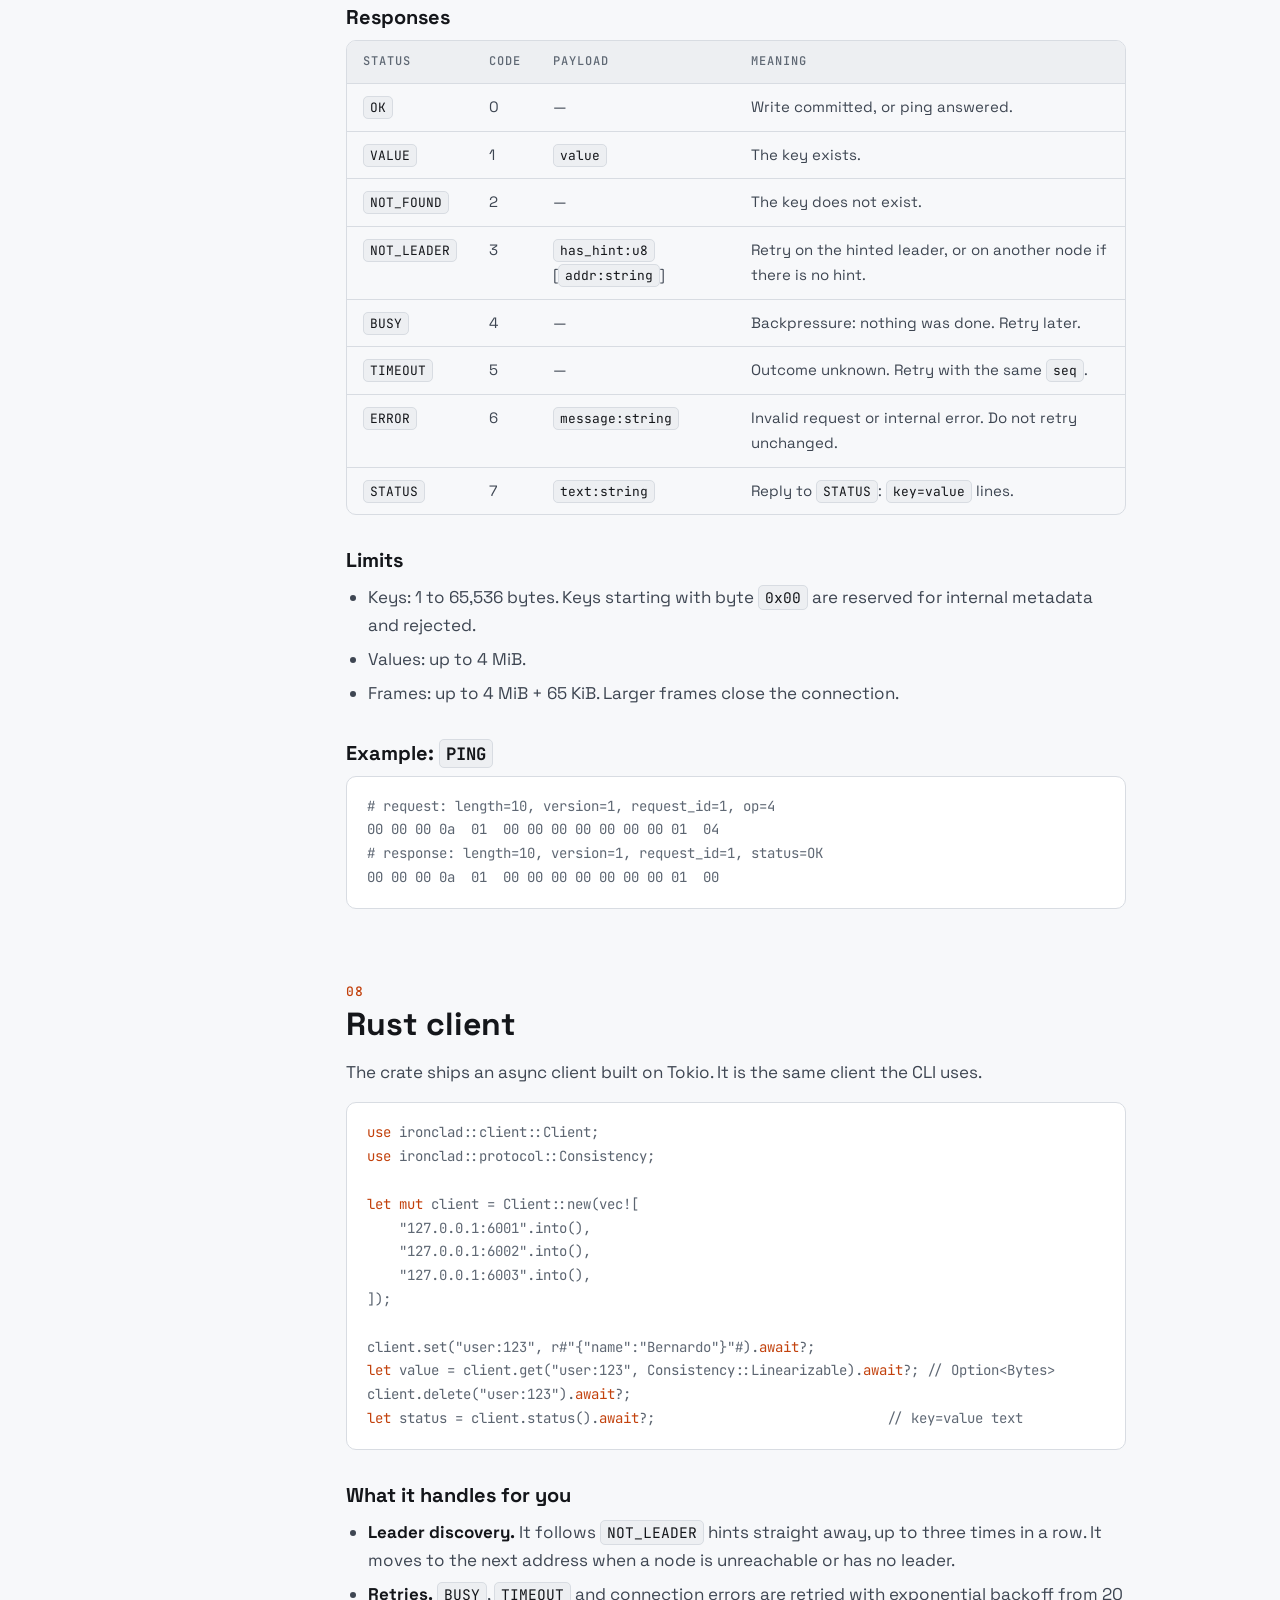
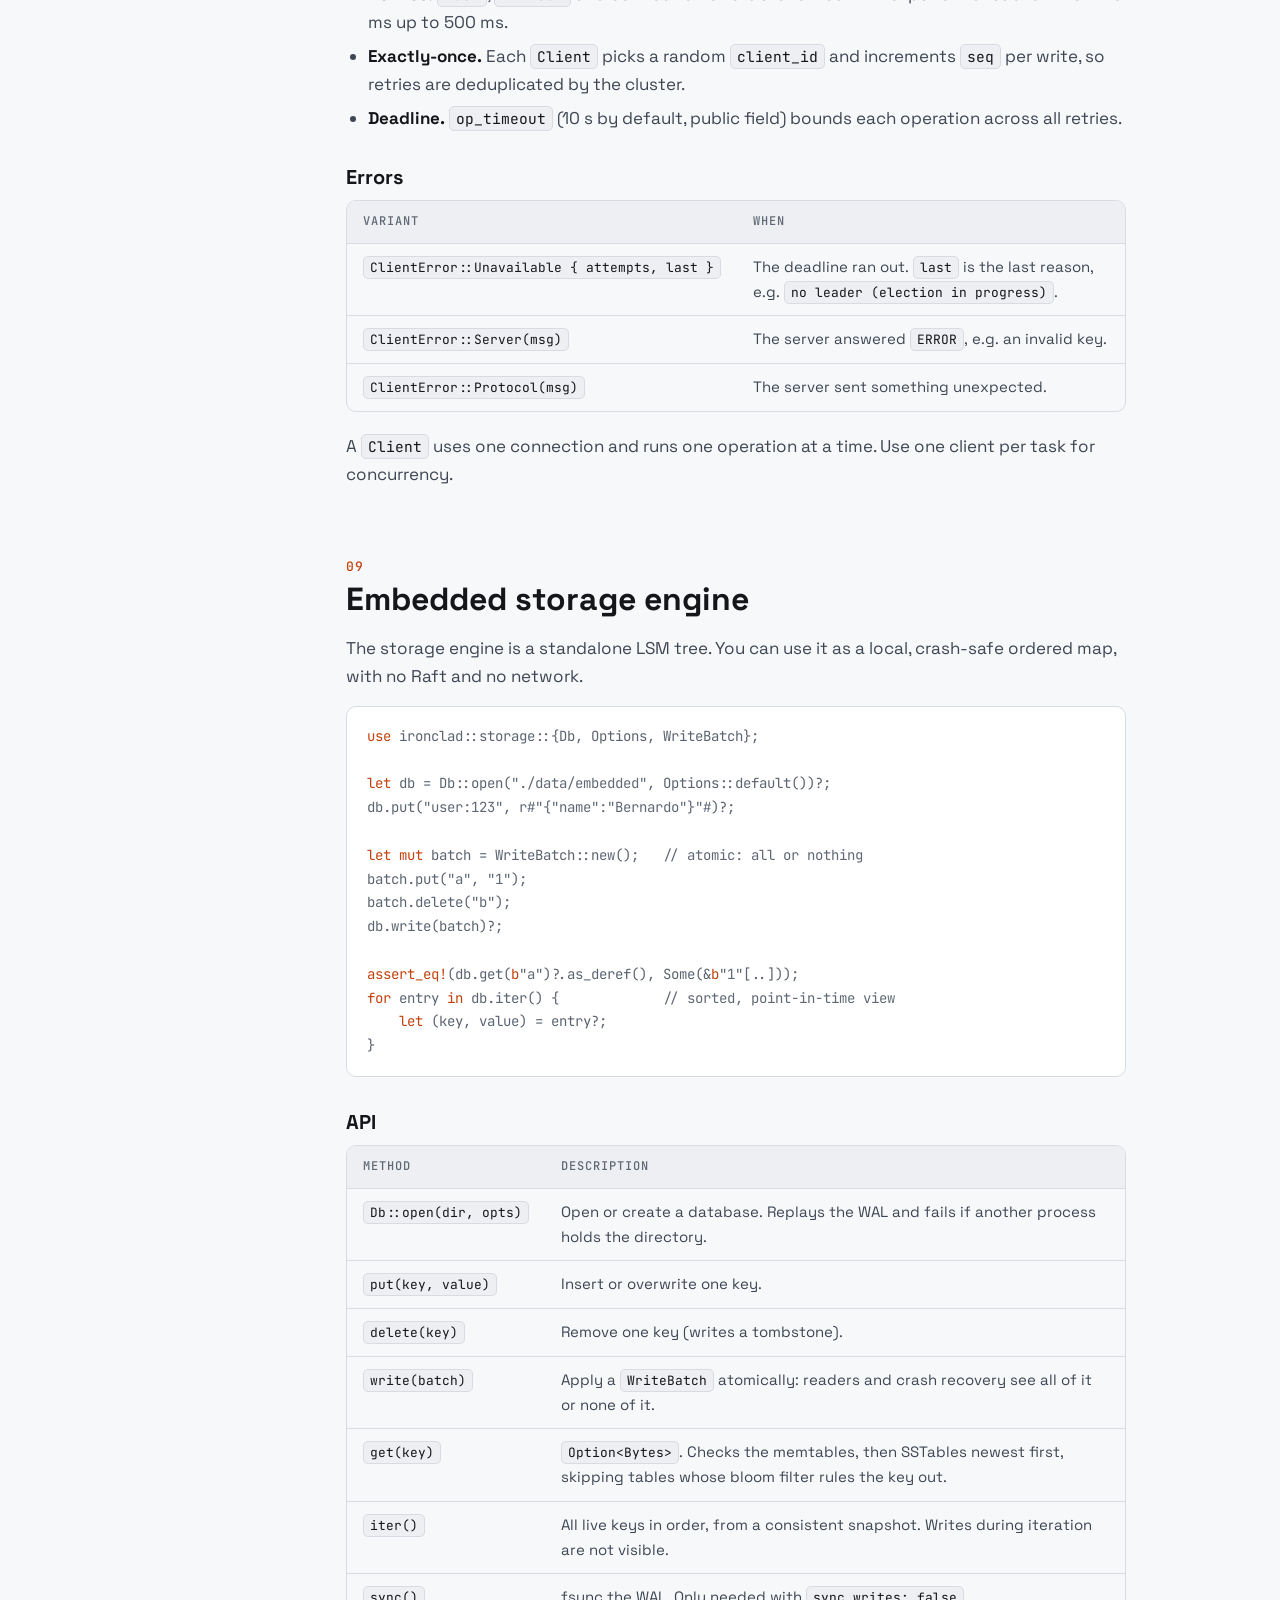
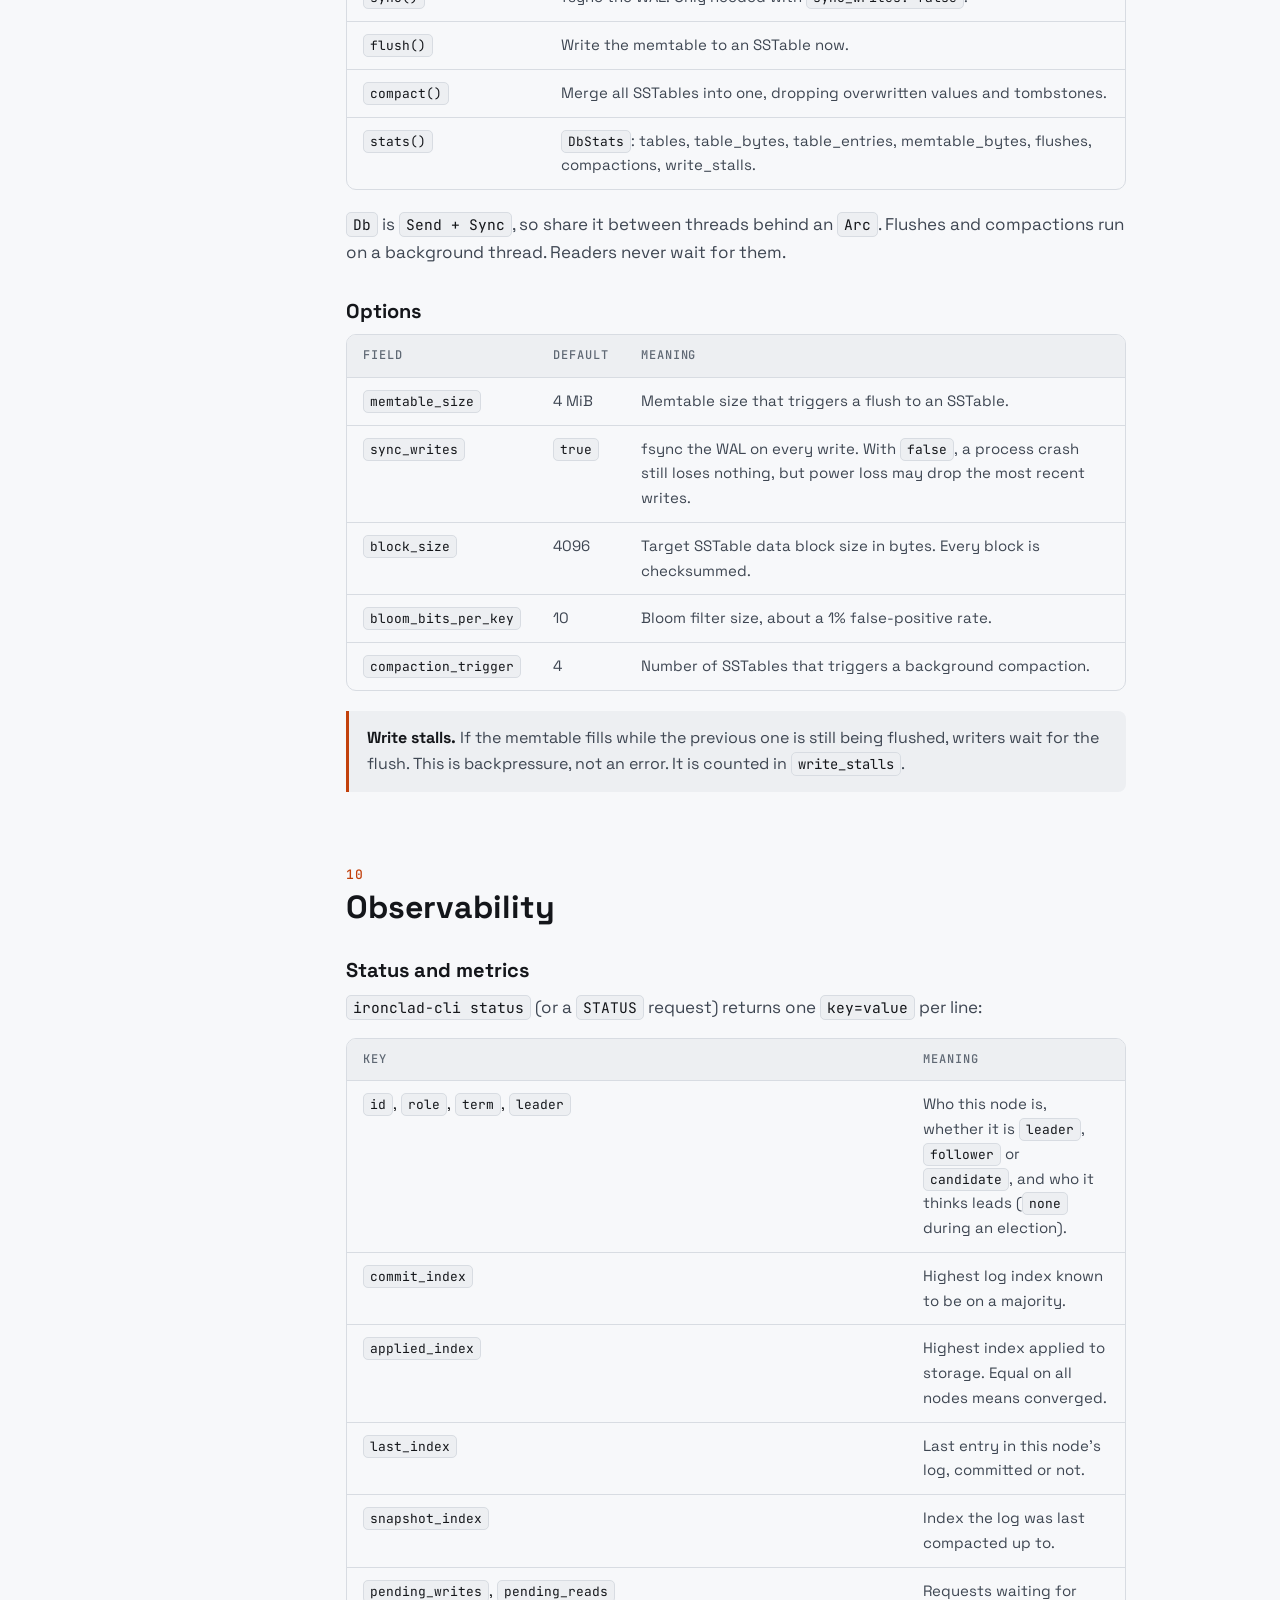
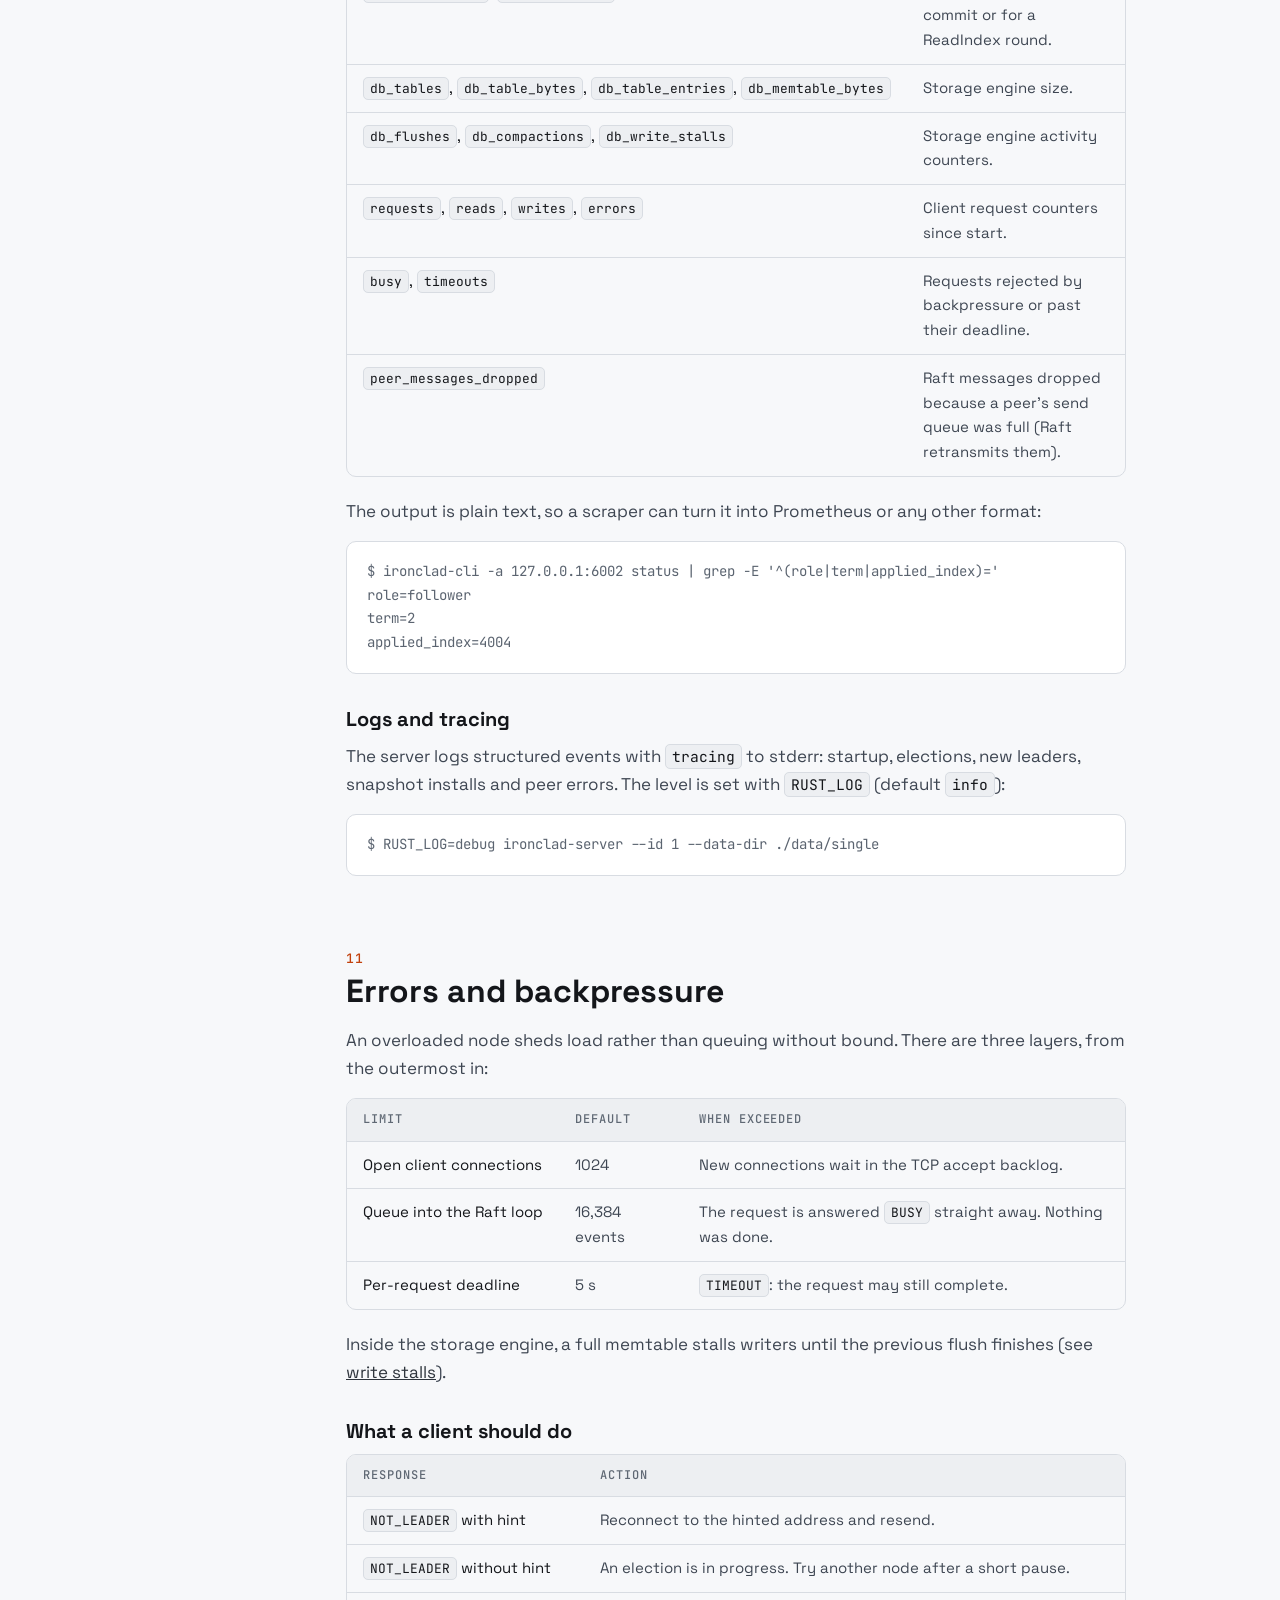
<file: docs.html>
<!doctype html>
<html lang="en">
<head>
<meta charset="utf-8">
<meta name="viewport" content="width=device-width, initial-scale=1">
<title>Ironclad Docs</title>
<meta name="description" content="Ironclad documentation: running a cluster, the CLI, consistency guarantees, the binary protocol, the Rust client, the embedded storage engine, metrics and recovery.">
<link rel="icon" href="data:image/svg+xml,%3Csvg xmlns='http://www.w3.org/2000/svg' viewBox='0 0 120 140'%3E%3Cpath d='M60 6 L110 22 V68 C110 102 89 123 60 134 C31 123 10 102 10 68 V22 Z' fill='%2314161A' stroke='%23C9CED6' stroke-width='12'/%3E%3Crect x='30' y='42' width='60' height='16' rx='2' fill='%23E8622C'/%3E%3Crect x='36' y='70' width='48' height='16' rx='2' fill='%23C9CED6'/%3E%3C/svg%3E">
<link rel="preconnect" href="https://fonts.googleapis.com">
<link rel="stylesheet" href="https://fonts.googleapis.com/css2?family=Space+Grotesk:wght@400;500;700&amp;family=JetBrains+Mono:wght@400;500&amp;display=swap">
<link rel="stylesheet" href="site.css">
<script src="theme.js"></script>
</head>
<body>
<div class="docs">

<header style="border-bottom: 1px solid var(--border)">
<nav aria-label="Main" style="max-width: 1180px; margin: 0 auto; padding: 20px 24px; display: flex; flex-wrap: wrap; align-items: center; justify-content: space-between; gap: 16px 32px">
<a href="./" style="display: flex; align-items: center; gap: 12px; text-decoration: none; color: var(--text)">
<svg width="30" height="35" viewBox="0 0 120 140" aria-hidden="true">
<path d="M60 6 L110 22 V68 C110 102 89 123 60 134 C31 123 10 102 10 68 V22 Z" fill="none" stroke-width="9" stroke-linejoin="round" style="stroke: var(--steel)"></path>
<rect x="32" y="42" width="56" height="11" rx="2" style="fill: var(--accent)"></rect>
<rect x="32" y="62" width="56" height="11" rx="2" style="fill: var(--steel)"></rect>
<rect x="40" y="82" width="40" height="11" rx="2" style="fill: var(--steel)"></rect>
</svg>
<span style="font-size: 22px; font-weight: 700; letter-spacing: 0.06em">IRONCLAD</span>
<span class="mono" style="font-size: 13px; padding: 3px 8px; border: 1px solid var(--border-strong); border-radius: 6px; color: var(--muted)">docs</span>
</a>
<div style="display: flex; flex-wrap: wrap; align-items: center; gap: 8px 28px; font-size: 16px">
<a href="./" style="text-decoration: none">Overview</a>
<a href="docs.html" aria-current="page" style="text-decoration: none; color: var(--text)">Docs</a>
<a href="https://github.com/berdfandrade/ironclad" style="display: inline-flex; align-items: center; min-height: 44px; padding: 0 18px; border: 1px solid var(--border-strong); border-radius: 8px; text-decoration: none; color: var(--text)">GitHub</a>
<button type="button" id="theme-toggle" hidden aria-label="Switch theme" title="Switch theme">
<svg class="icon-sun" width="20" height="20" viewBox="0 0 24 24" fill="none" stroke="currentColor" stroke-width="2" stroke-linecap="round" aria-hidden="true"><circle cx="12" cy="12" r="4"></circle><path d="M12 2v2M12 20v2M4.9 4.9l1.4 1.4M17.7 17.7l1.4 1.4M2 12h2M20 12h2M4.9 19.1l1.4-1.4M17.7 6.3l1.4-1.4"></path></svg>
<svg class="icon-moon" width="20" height="20" viewBox="0 0 24 24" fill="none" stroke="currentColor" stroke-width="2" stroke-linecap="round" stroke-linejoin="round" aria-hidden="true"><path d="M21 12.8A9 9 0 1 1 11.2 3a7 7 0 0 0 9.8 9.8z"></path></svg>
</button>
</div>
</nav>
</header>

<div class="docs-layout">

<nav class="toc" aria-label="Documentation">
<p class="toc-title">CONTENTS</p>
<ol>
<li><a href="#overview">Overview</a></li>
<li><a href="#install">Install</a></li>
<li><a href="#quick-start">Quick start</a></li>
<li><a href="#server">Running a server</a></li>
<li><a href="#cli">CLI</a></li>
<li><a href="#consistency">Consistency</a></li>
<li><a href="#protocol">Wire protocol</a></li>
<li><a href="#client">Rust client</a></li>
<li><a href="#embedded">Embedded engine</a></li>
<li><a href="#observability">Observability</a></li>
<li><a href="#errors">Errors and backpressure</a></li>
<li><a href="#recovery">Durability and recovery</a></li>
<li><a href="#testing">Testing</a></li>
<li><a href="#limitations">Limitations</a></li>
</ol>
</nav>

<main class="docs-main">

<div class="docs-intro">
<div class="eyebrow">DOCUMENTATION</div>
<h1>Using Ironclad</h1>
<p class="lede">Everything you need to run a cluster, talk to it, embed the storage engine in your own program, and understand what it guarantees when things fail.</p>
</div>

<section id="overview">
<h2><span class="num">01</span>Overview</h2>
<p>Ironclad is a key-value store. Keys and values are arbitrary bytes. It supports three operations: <code>GET</code>, <code>SET</code> and <code>DELETE</code>. You can use it in three ways:</p>
<div class="cards">
<a class="card" href="#server"><strong>As a cluster</strong><span>Run <code>ironclad-server</code> on 3 or 5 machines. Data is replicated with Raft and survives the loss of a minority.</span></a>
<a class="card" href="#client"><strong>As a client</strong><span>Talk to the cluster with <code>ironclad-cli</code>, the async Rust <code>Client</code>, or any language that speaks the binary protocol.</span></a>
<a class="card" href="#embedded"><strong>As a library</strong><span>Open the LSM storage engine directly in your Rust program, with no network and no cluster.</span></a>
</div>
<p>It requires <strong>Rust 1.89 or newer</strong> (edition 2024). Docker is optional and only needed for the five-node demo.</p>
</section>

<section id="install">
<h2><span class="num">02</span>Install</h2>
<p>Packages are built for 64-bit Linux (amd64) on every release. They contain the same two programs: the server and the client.</p>
<h3>Snap</h3>
<pre><span class="c">$</span> sudo snap install ironclad</pre>
<p>The client is the <code>ironclad</code> command (<code>ironclad get</code>, <code>ironclad set</code>, …, same subcommands as <a href="#cli"><code>ironclad-cli</code></a>). The server is a service that stays off until it has a node id. Setting one starts it:</p>
<pre><span class="c">$</span> sudo snap set ironclad id=1                <span class="c"># single node on 127.0.0.1:6001</span>
<span class="c">$</span> ironclad set hello world
<span class="k">OK</span></pre>
<p>For a cluster, give every node the same member list and its own id. Changing a setting restarts the service.</p>
<pre><span class="c">$</span> sudo snap set ironclad id=1 listen=0.0.0.0:6001 peer-listen=0.0.0.0:7001 \
    members="1=10.0.0.1:6001=10.0.0.1:7001 2=10.0.0.2:6001=10.0.0.2:7001 3=10.0.0.3:6001=10.0.0.3:7001"</pre>
<div class="table-wrap"><table>
<thead><tr><th>Setting</th><th>Server flag</th></tr></thead>
<tbody>
<tr><td><code>id</code></td><td><code>--id</code> (required to start)</td></tr>
<tr><td><code>members</code></td><td>one <code>--member</code> per space-separated entry</td></tr>
<tr><td><code>listen</code></td><td><code>--listen</code></td></tr>
<tr><td><code>peer-listen</code></td><td><code>--peer-listen</code></td></tr>
</tbody></table></div>
<p>Data lives in <code>/var/snap/ironclad/common/data</code>. Logs: <code>sudo snap logs ironclad.server</code>. Stop: <code>sudo snap stop --disable ironclad.server</code>.</p>
<h3>APT (Ubuntu 22.04+, Debian 12+)</h3>
<p>Add the signed repository once, then <code>apt</code> installs and upgrades Ironclad like any other package:</p>
<pre><span class="c">$</span> sudo install -d -m 0755 /etc/apt/keyrings
<span class="c">$</span> curl -fsSL https://berdfandrade.github.io/ironclad-site/apt/ironclad.gpg \
    | sudo tee /etc/apt/keyrings/ironclad.gpg &gt; /dev/null
<span class="c">$</span> echo "deb [arch=amd64 signed-by=/etc/apt/keyrings/ironclad.gpg] https://berdfandrade.github.io/ironclad-site/apt stable main" \
    | sudo tee /etc/apt/sources.list.d/ironclad.list
<span class="c">$</span> sudo apt update &amp;&amp; sudo apt install ironclad</pre>
<p>The repository key fingerprint is <code>64D2 3529 D30F CC28 0BFD E974 D4CE 37E4 6F48 DEFB</code>.</p>
<p>The package installs <code>ironclad-server</code>, <code>ironclad-cli</code> and a systemd service, <code>ironclad</code>. The service is <strong>disabled after install</strong> so you can set the node's arguments before its first start. The member list cannot change once a node has data.</p>
<pre><span class="c"># /etc/default/ironclad</span>
IRONCLAD_ARGS="--id 1"                          <span class="c"># default: single node</span></pre>
<pre><span class="c">$</span> sudo systemctl enable --now ironclad
<span class="c">$</span> ironclad-cli status
<span class="c">$</span> journalctl -u ironclad -f                     <span class="c"># logs</span></pre>
<p>The service runs as an unprivileged dynamic user. Data lives in <code>/var/lib/ironclad</code>. Upgrades restart a running service, and it recovers its state on start.</p>
<h3>.deb only</h3>
<p>The same package without the repository, so no automatic upgrades:</p>
<pre><span class="c">$</span> curl -fLO https://github.com/berdfandrade/ironclad/releases/latest/download/ironclad_amd64.deb
<span class="c">$</span> sudo apt install ./ironclad_amd64.deb</pre>
<p>Every version is on the <a href="https://github.com/berdfandrade/ironclad/releases">releases page</a>.</p>
<h3>From source</h3>
<p>Needs Rust 1.89 or newer. See the <a href="#quick-start">quick start</a>.</p>
</section>

<section id="quick-start">
<h2><span class="num">03</span>Quick start</h2>
<p>From source: build the server and the CLI.</p>
<pre><span class="c">$</span> git clone https://github.com/berdfandrade/ironclad
<span class="c">$</span> cd ironclad
<span class="c">$</span> cargo build --release</pre>
<h3>A single node</h3>
<p>Without <code>--member</code> flags the node forms a cluster of one, listening for clients on <code>127.0.0.1:6001</code>:</p>
<pre><span class="c">$</span> ./target/release/ironclad-server --id 1 --data-dir ./data/single</pre>
<pre><span class="c">$</span> ./target/release/ironclad-cli set hello world
<span class="k">OK</span>
<span class="c">$</span> ./target/release/ironclad-cli get hello
world</pre>
<h3>Three nodes on localhost</h3>
<p>The script starts N nodes. Node <em>i</em> serves clients on <code>127.0.0.1:600i</code> and peers on <code>127.0.0.1:700i</code>. Logs go to <code>./data/&lt;id&gt;/server.log</code>. Ctrl-C stops every node.</p>
<pre><span class="c">$</span> scripts/local-cluster.sh 3</pre>
<pre><span class="c">$</span> ./target/release/ironclad-cli -a 127.0.0.1:6001,127.0.0.1:6002,127.0.0.1:6003 status</pre>
<p>Extra server flags can be passed through <code>IRONCLAD_FLAGS</code>, for example <code>IRONCLAD_FLAGS=--storage-fsync scripts/local-cluster.sh 3</code>.</p>
<h3>Five nodes in Docker: the failover demo</h3>
<pre><span class="c">$</span> scripts/failover-demo.sh</pre>
<p>The script starts five containers and writes 5,000 records (set <code>RECORDS</code> to change that). It then kills the leader with <code>SIGKILL</code>, waits for a new election, restarts the old leader with its old data, and checks that every node reaches the same applied index.</p>
<pre><span class="c">== 3. killing the leader (node4) with SIGKILL</span>
<span class="c">== 4. waiting for a new leader</span>
new leader: node3 (term 2) after 1933 ms
<span class="c">== 6. verifying convergence</span>
applied_index per node: 4004 4004 4004 4004 4004
<span class="k">all five nodes converged to the same state</span></pre>
</section>

<section id="server">
<h2><span class="num">04</span>Running a server</h2>
<p>Every node runs one <code>ironclad-server</code> process with its own data directory. Every node needs the full member list, including itself.</p>
<pre><span class="c">$</span> ironclad-server --id 1 --data-dir /var/lib/ironclad \
    --member 1=10.0.0.1:6001=10.0.0.1:7001 \
    --member 2=10.0.0.2:6001=10.0.0.2:7001 \
    --member 3=10.0.0.3:6001=10.0.0.3:7001</pre>
<div class="table-wrap"><table>
<thead><tr><th>Flag</th><th>Default</th><th>Meaning</th></tr></thead>
<tbody>
<tr><td><code>--id</code></td><td>required</td><td>This node's id. Non-zero and unique in the cluster.</td></tr>
<tr><td><code>--data-dir</code></td><td>required</td><td>Where the storage engine and the Raft log live.</td></tr>
<tr><td><code>--member</code></td><td>—</td><td><code>id=client_addr=peer_addr</code>. Repeat once per member. Omit for a single node.</td></tr>
<tr><td><code>--listen</code></td><td>own <code>client_addr</code></td><td>Bind address for clients, when it differs from the advertised one (e.g. <code>0.0.0.0:6001</code>).</td></tr>
<tr><td><code>--peer-listen</code></td><td>own <code>peer_addr</code></td><td>Bind address for other nodes.</td></tr>
<tr><td><code>--tick-ms</code></td><td>50</td><td>Raft tick interval in milliseconds.</td></tr>
<tr><td><code>--election-ticks</code></td><td>10</td><td>Election timeout in ticks, randomized between N and 2N (500–1000 ms by default). Heartbeats go out every tick.</td></tr>
<tr><td><code>--compact-threshold</code></td><td>10000</td><td>Compact the Raft log into a snapshot after this many applied entries.</td></tr>
<tr><td><code>--storage-fsync</code></td><td>off</td><td>Also fsync the storage engine on every applied batch. Not needed for durability, since the Raft log is fsynced. Costs one extra fsync per batch.</td></tr>
</tbody></table></div>
<div class="note"><strong>Addresses in <code>--member</code> are advertised addresses.</strong> They go to clients in leader redirects, so they must be reachable from wherever clients run. In Docker Compose the client address is the host-mapped port and the peer address is the container name.</div>
<h3>Cluster size</h3>
<p>A cluster of N nodes stays available while a majority is up: 3 nodes tolerate 1 failure, 5 nodes tolerate 2. Membership is fixed at startup. Use an odd number of nodes, since an even number adds no extra tolerance.</p>
<h3>Data directory</h3>
<pre>&lt;data-dir&gt;/
  raft/raft.state   <span class="c">term + vote, checksummed, replaced atomically</span>
  raft/raft.log     <span class="c">snapshot header + log entries</span>
  db/LOCK           <span class="c">exclusive lock: one process per directory</span>
  db/MANIFEST       <span class="c">live SSTables + WAL replay start</span>
  db/000042.wal     <span class="c">write-ahead log</span>
  db/000041.sst     <span class="c">immutable sorted table</span></pre>
<p>Starting a second process on the same directory fails immediately instead of corrupting it.</p>
</section>

<section id="cli">
<h2><span class="num">05</span>CLI</h2>
<pre><span class="c">$</span> ironclad-cli [-a ADDR[,ADDR...]] &lt;command&gt;</pre>
<p><code>-a</code> / <code>--addr</code> takes the client addresses of any subset of the cluster (default <code>127.0.0.1:6001</code>). The CLI finds the leader by itself, so one address is enough. Listing more lets it keep working when that node is down.</p>
<div class="table-wrap"><table>
<thead><tr><th>Command</th><th>Prints</th><th>Description</th></tr></thead>
<tbody>
<tr><td><code>get &lt;key&gt;</code></td><td>value or <code>(nil)</code></td><td>Linearizable read, confirmed by the leader.</td></tr>
<tr><td><code>get &lt;key&gt; --local</code></td><td>value or <code>(nil)</code></td><td>Read from the connected node without contacting the leader. Fast, possibly stale.</td></tr>
<tr><td><code>set &lt;key&gt; &lt;value&gt;</code></td><td><code>OK</code></td><td>Write a key. Returns once a majority has it on disk.</td></tr>
<tr><td><code>del &lt;key&gt;</code></td><td><code>OK</code></td><td>Delete a key. Deleting a missing key is not an error.</td></tr>
<tr><td><code>ping</code></td><td><code>PONG</code></td><td>Check that a node answers.</td></tr>
<tr><td><code>status</code></td><td><code>key=value</code> lines</td><td>Status of every node given in <code>-a</code>. See <a href="#observability">Observability</a>.</td></tr>
<tr><td><code>bench</code></td><td>report</td><td>Closed-loop load test.</td></tr>
</tbody></table></div>
<p>On failure the CLI prints <code>error: …</code> to stderr and exits with status 1.</p>
<h3>Benchmarking</h3>
<div class="table-wrap"><table>
<thead><tr><th>Flag</th><th>Default</th><th>Meaning</th></tr></thead>
<tbody>
<tr><td><code>--ops</code></td><td>20000</td><td>Total operations.</td></tr>
<tr><td><code>--concurrency</code></td><td>32</td><td>Concurrent clients, each with its own connection.</td></tr>
<tr><td><code>--value-size</code></td><td>100</td><td>Value size in bytes.</td></tr>
<tr><td><code>--read-ratio</code></td><td>0.0</td><td>Fraction of operations that are linearizable reads.</td></tr>
<tr><td><code>--keys</code></td><td>10000</td><td>Size of the key space.</td></tr>
</tbody></table></div>
<pre><span class="c">$</span> ironclad-cli -a 127.0.0.1:6001,127.0.0.1:6002,127.0.0.1:6003 bench --concurrency 64
<span class="c"># abridged</span>
throughput   1076 ops/s
p50          52.7ms
p95          147ms
p99          196ms</pre>
<p>The full report also prints the operation count, elapsed time, p99.9 and max.</p>
<p>Measured on three local nodes with a disk whose fsync takes about 10 ms. Latency is dominated by fsync, so expect very different numbers on other hardware.</p>
</section>

<section id="consistency">
<h2><span class="num">06</span>Consistency</h2>
<h3>Writes</h3>
<p>A <code>SET</code> or <code>DELETE</code> returns <code>OK</code> only after the entry is in the Raft log of a majority of nodes, fsynced, and applied on the leader. A write acknowledged with <code>OK</code> survives any failure that leaves a majority alive.</p>
<h3>Reads</h3>
<div class="table-wrap"><table>
<thead><tr><th>Mode</th><th>Guarantee</th><th>Cost</th></tr></thead>
<tbody>
<tr><td>Linearizable (default)</td><td>Sees every write acknowledged before the read started.</td><td>Served by the leader. It confirms its leadership with a quorum (ReadIndex), then waits until it has applied up to the commit index. No log entry is written.</td></tr>
<tr><td>Local (<code>--local</code>)</td><td>Sees some earlier state. May be stale, never torn.</td><td>Served by whichever node you are connected to, with no network round trip.</td></tr>
</tbody></table></div>
<h3>Exactly-once writes</h3>
<p>Every write carries a <code>(client_id, seq)</code> pair. Each node remembers the last <code>seq</code> applied per client, and that record is stored in the same atomic batch as the data. A retried write with the same pair is acknowledged but not applied twice, even across a leader change. The Rust client and the CLI do this for you. <code>client_id = 0</code> opts out.</p>
<div class="note"><strong>A <code>TIMEOUT</code> means the outcome is unknown.</strong> The write may or may not have been committed. Retrying with the same <code>seq</code> is safe. Retrying with a new one may apply it twice.</div>
<h3>Partitions</h3>
<p>A leader that cannot reach a majority steps down by itself after an election timeout (check-quorum). Clients on the minority side then get <code>NOT_LEADER</code> or <code>TIMEOUT</code>, never a stale linearizable read. When the partition heals, the minority nodes catch up from the leader's log, or from a snapshot if the log was already compacted.</p>
</section>

<section id="protocol">
<h2><span class="num">07</span>Wire protocol</h2>
<p>Clients talk to nodes over TCP using a small, versioned binary protocol. Any language can implement it. All integers are big-endian.</p>
<h3>Framing</h3>
<pre>frame    = length:u32  body          <span class="c">length excludes itself</span>
request  = version:u8=1  request_id:u64  op:u8  args
response = version:u8=1  request_id:u64  status:u8  payload
key, value = len:u32  bytes
string     = len:u32  utf-8</pre>
<p>The response echoes the <code>request_id</code>. Requests on one connection run strictly in order, so a client may pipeline several requests and match the responses by id. For parallelism, open more connections.</p>
<h3>Requests</h3>
<div class="table-wrap"><table>
<thead><tr><th>Op</th><th>Code</th><th>Arguments</th></tr></thead>
<tbody>
<tr><td><code>GET</code></td><td>1</td><td><code>consistency:u8</code> (0 = linearizable, 1 = local), <code>key</code></td></tr>
<tr><td><code>SET</code></td><td>2</td><td><code>client_id:u64</code>, <code>seq:u64</code>, <code>key</code>, <code>value</code></td></tr>
<tr><td><code>DELETE</code></td><td>3</td><td><code>client_id:u64</code>, <code>seq:u64</code>, <code>key</code></td></tr>
<tr><td><code>PING</code></td><td>4</td><td>—</td></tr>
<tr><td><code>STATUS</code></td><td>5</td><td>—</td></tr>
</tbody></table></div>
<h3>Responses</h3>
<div class="table-wrap"><table>
<thead><tr><th>Status</th><th>Code</th><th>Payload</th><th>Meaning</th></tr></thead>
<tbody>
<tr><td><code>OK</code></td><td>0</td><td>—</td><td>Write committed, or ping answered.</td></tr>
<tr><td><code>VALUE</code></td><td>1</td><td><code>value</code></td><td>The key exists.</td></tr>
<tr><td><code>NOT_FOUND</code></td><td>2</td><td>—</td><td>The key does not exist.</td></tr>
<tr><td><code>NOT_LEADER</code></td><td>3</td><td><code>has_hint:u8</code> [<code>addr:string</code>]</td><td>Retry on the hinted leader, or on another node if there is no hint.</td></tr>
<tr><td><code>BUSY</code></td><td>4</td><td>—</td><td>Backpressure: nothing was done. Retry later.</td></tr>
<tr><td><code>TIMEOUT</code></td><td>5</td><td>—</td><td>Outcome unknown. Retry with the same <code>seq</code>.</td></tr>
<tr><td><code>ERROR</code></td><td>6</td><td><code>message:string</code></td><td>Invalid request or internal error. Do not retry unchanged.</td></tr>
<tr><td><code>STATUS</code></td><td>7</td><td><code>text:string</code></td><td>Reply to <code>STATUS</code>: <code>key=value</code> lines.</td></tr>
</tbody></table></div>
<h3>Limits</h3>
<ul>
<li>Keys: 1 to 65,536 bytes. Keys starting with byte <code>0x00</code> are reserved for internal metadata and rejected.</li>
<li>Values: up to 4 MiB.</li>
<li>Frames: up to 4 MiB + 65 KiB. Larger frames close the connection.</li>
</ul>
<h3>Example: <code>PING</code></h3>
<pre><span class="c"># request: length=10, version=1, request_id=1, op=4</span>
00 00 00 0a  01  00 00 00 00 00 00 00 01  04
<span class="c"># response: length=10, version=1, request_id=1, status=OK</span>
00 00 00 0a  01  00 00 00 00 00 00 00 01  00</pre>
</section>

<section id="client">
<h2><span class="num">08</span>Rust client</h2>
<p>The crate ships an async client built on Tokio. It is the same client the CLI uses.</p>
<pre><span class="k">use</span> ironclad::client::Client;
<span class="k">use</span> ironclad::protocol::Consistency;

<span class="k">let mut</span> client = Client::new(vec![
    <span class="c">"127.0.0.1:6001"</span>.into(),
    <span class="c">"127.0.0.1:6002"</span>.into(),
    <span class="c">"127.0.0.1:6003"</span>.into(),
]);

client.set(<span class="c">"user:123"</span>, <span class="c">r#"{"name":"Bernardo"}"#</span>).<span class="k">await</span>?;
<span class="k">let</span> value = client.get(<span class="c">"user:123"</span>, Consistency::Linearizable).<span class="k">await</span>?; <span class="c">// Option&lt;Bytes&gt;</span>
client.delete(<span class="c">"user:123"</span>).<span class="k">await</span>?;
<span class="k">let</span> status = client.status().<span class="k">await</span>?;                             <span class="c">// key=value text</span></pre>
<h3>What it handles for you</h3>
<ul>
<li><strong>Leader discovery.</strong> It follows <code>NOT_LEADER</code> hints straight away, up to three times in a row. It moves to the next address when a node is unreachable or has no leader.</li>
<li><strong>Retries.</strong> <code>BUSY</code>, <code>TIMEOUT</code> and connection errors are retried with exponential backoff from 20 ms up to 500 ms.</li>
<li><strong>Exactly-once.</strong> Each <code>Client</code> picks a random <code>client_id</code> and increments <code>seq</code> per write, so retries are deduplicated by the cluster.</li>
<li><strong>Deadline.</strong> <code>op_timeout</code> (10 s by default, public field) bounds each operation across all retries.</li>
</ul>
<h3>Errors</h3>
<div class="table-wrap"><table>
<thead><tr><th>Variant</th><th>When</th></tr></thead>
<tbody>
<tr><td><code>ClientError::Unavailable { attempts, last }</code></td><td>The deadline ran out. <code>last</code> is the last reason, e.g. <code>no leader (election in progress)</code>.</td></tr>
<tr><td><code>ClientError::Server(msg)</code></td><td>The server answered <code>ERROR</code>, e.g. an invalid key.</td></tr>
<tr><td><code>ClientError::Protocol(msg)</code></td><td>The server sent something unexpected.</td></tr>
</tbody></table></div>
<p>A <code>Client</code> uses one connection and runs one operation at a time. Use one client per task for concurrency.</p>
</section>

<section id="embedded">
<h2><span class="num">09</span>Embedded storage engine</h2>
<p>The storage engine is a standalone LSM tree. You can use it as a local, crash-safe ordered map, with no Raft and no network.</p>
<pre><span class="k">use</span> ironclad::storage::{Db, Options, WriteBatch};

<span class="k">let</span> db = Db::open(<span class="c">"./data/embedded"</span>, Options::default())?;
db.put(<span class="c">"user:123"</span>, <span class="c">r#"{"name":"Bernardo"}"#</span>)?;

<span class="k">let mut</span> batch = WriteBatch::new();   <span class="c">// atomic: all or nothing</span>
batch.put(<span class="c">"a"</span>, <span class="c">"1"</span>);
batch.delete(<span class="c">"b"</span>);
db.write(batch)?;

<span class="k">assert_eq!</span>(db.get(<span class="k">b</span><span class="c">"a"</span>)?.as_deref(), Some(&amp;<span class="k">b</span><span class="c">"1"</span>[..]));
<span class="k">for</span> entry <span class="k">in</span> db.iter() {             <span class="c">// sorted, point-in-time view</span>
    <span class="k">let</span> (key, value) = entry?;
}</pre>
<h3>API</h3>
<div class="table-wrap"><table>
<thead><tr><th>Method</th><th>Description</th></tr></thead>
<tbody>
<tr><td><code>Db::open(dir, opts)</code></td><td>Open or create a database. Replays the WAL and fails if another process holds the directory.</td></tr>
<tr><td><code>put(key, value)</code></td><td>Insert or overwrite one key.</td></tr>
<tr><td><code>delete(key)</code></td><td>Remove one key (writes a tombstone).</td></tr>
<tr><td><code>write(batch)</code></td><td>Apply a <code>WriteBatch</code> atomically: readers and crash recovery see all of it or none of it.</td></tr>
<tr><td><code>get(key)</code></td><td><code>Option&lt;Bytes&gt;</code>. Checks the memtables, then SSTables newest first, skipping tables whose bloom filter rules the key out.</td></tr>
<tr><td><code>iter()</code></td><td>All live keys in order, from a consistent snapshot. Writes during iteration are not visible.</td></tr>
<tr><td><code>sync()</code></td><td>fsync the WAL. Only needed with <code>sync_writes: false</code>.</td></tr>
<tr><td><code>flush()</code></td><td>Write the memtable to an SSTable now.</td></tr>
<tr><td><code>compact()</code></td><td>Merge all SSTables into one, dropping overwritten values and tombstones.</td></tr>
<tr><td><code>stats()</code></td><td><code>DbStats</code>: tables, table_bytes, table_entries, memtable_bytes, flushes, compactions, write_stalls.</td></tr>
</tbody></table></div>
<p><code>Db</code> is <code>Send + Sync</code>, so share it between threads behind an <code>Arc</code>. Flushes and compactions run on a background thread. Readers never wait for them.</p>
<h3>Options</h3>
<div class="table-wrap"><table>
<thead><tr><th>Field</th><th>Default</th><th>Meaning</th></tr></thead>
<tbody>
<tr><td><code>memtable_size</code></td><td>4 MiB</td><td>Memtable size that triggers a flush to an SSTable.</td></tr>
<tr><td><code>sync_writes</code></td><td><code>true</code></td><td>fsync the WAL on every write. With <code>false</code>, a process crash still loses nothing, but power loss may drop the most recent writes.</td></tr>
<tr><td><code>block_size</code></td><td>4096</td><td>Target SSTable data block size in bytes. Every block is checksummed.</td></tr>
<tr><td><code>bloom_bits_per_key</code></td><td>10</td><td>Bloom filter size, about a 1% false-positive rate.</td></tr>
<tr><td><code>compaction_trigger</code></td><td>4</td><td>Number of SSTables that triggers a background compaction.</td></tr>
</tbody></table></div>
<div class="note"><strong>Write stalls.</strong> If the memtable fills while the previous one is still being flushed, writers wait for the flush. This is backpressure, not an error. It is counted in <code>write_stalls</code>.</div>
</section>

<section id="observability">
<h2><span class="num">10</span>Observability</h2>
<h3>Status and metrics</h3>
<p><code>ironclad-cli status</code> (or a <code>STATUS</code> request) returns one <code>key=value</code> per line:</p>
<div class="table-wrap"><table>
<thead><tr><th>Key</th><th>Meaning</th></tr></thead>
<tbody>
<tr><td><code>id</code>, <code>role</code>, <code>term</code>, <code>leader</code></td><td>Who this node is, whether it is <code>leader</code>, <code>follower</code> or <code>candidate</code>, and who it thinks leads (<code>none</code> during an election).</td></tr>
<tr><td><code>commit_index</code></td><td>Highest log index known to be on a majority.</td></tr>
<tr><td><code>applied_index</code></td><td>Highest index applied to storage. Equal on all nodes means converged.</td></tr>
<tr><td><code>last_index</code></td><td>Last entry in this node's log, committed or not.</td></tr>
<tr><td><code>snapshot_index</code></td><td>Index the log was last compacted up to.</td></tr>
<tr><td><code>pending_writes</code>, <code>pending_reads</code></td><td>Requests waiting for commit or for a ReadIndex round.</td></tr>
<tr><td><code>db_tables</code>, <code>db_table_bytes</code>, <code>db_table_entries</code>, <code>db_memtable_bytes</code></td><td>Storage engine size.</td></tr>
<tr><td><code>db_flushes</code>, <code>db_compactions</code>, <code>db_write_stalls</code></td><td>Storage engine activity counters.</td></tr>
<tr><td><code>requests</code>, <code>reads</code>, <code>writes</code>, <code>errors</code></td><td>Client request counters since start.</td></tr>
<tr><td><code>busy</code>, <code>timeouts</code></td><td>Requests rejected by backpressure or past their deadline.</td></tr>
<tr><td><code>peer_messages_dropped</code></td><td>Raft messages dropped because a peer's send queue was full (Raft retransmits them).</td></tr>
</tbody></table></div>
<p>The output is plain text, so a scraper can turn it into Prometheus or any other format:</p>
<pre><span class="c">$</span> ironclad-cli -a 127.0.0.1:6002 status | grep -E '^(role|term|applied_index)='
role=follower
term=2
applied_index=4004</pre>
<h3>Logs and tracing</h3>
<p>The server logs structured events with <code>tracing</code> to stderr: startup, elections, new leaders, snapshot installs and peer errors. The level is set with <code>RUST_LOG</code> (default <code>info</code>):</p>
<pre><span class="c">$</span> RUST_LOG=debug ironclad-server --id 1 --data-dir ./data/single</pre>
</section>

<section id="errors">
<h2><span class="num">11</span>Errors and backpressure</h2>
<p>An overloaded node sheds load rather than queuing without bound. There are three layers, from the outermost in:</p>
<div class="table-wrap"><table>
<thead><tr><th>Limit</th><th>Default</th><th>When exceeded</th></tr></thead>
<tbody>
<tr><td>Open client connections</td><td>1024</td><td>New connections wait in the TCP accept backlog.</td></tr>
<tr><td>Queue into the Raft loop</td><td>16,384 events</td><td>The request is answered <code>BUSY</code> straight away. Nothing was done.</td></tr>
<tr><td>Per-request deadline</td><td>5 s</td><td><code>TIMEOUT</code>: the request may still complete.</td></tr>
</tbody></table></div>
<p>Inside the storage engine, a full memtable stalls writers until the previous flush finishes (see <a href="#embedded">write stalls</a>).</p>
<h3>What a client should do</h3>
<div class="table-wrap"><table>
<thead><tr><th>Response</th><th>Action</th></tr></thead>
<tbody>
<tr><td><code>NOT_LEADER</code> with hint</td><td>Reconnect to the hinted address and resend.</td></tr>
<tr><td><code>NOT_LEADER</code> without hint</td><td>An election is in progress. Try another node after a short pause.</td></tr>
<tr><td><code>BUSY</code></td><td>Back off and retry.</td></tr>
<tr><td><code>TIMEOUT</code></td><td>Retry with the same <code>(client_id, seq)</code>.</td></tr>
<tr><td><code>ERROR</code></td><td>Fix the request. Retrying unchanged gives the same error.</td></tr>
</tbody></table></div>
</section>

<section id="recovery">
<h2><span class="num">12</span>Durability and recovery</h2>
<h3>Crashes</h3>
<p>Restarting a node after a crash needs no manual step. On startup it loads the latest snapshot and Raft log, opens the storage engine (replaying its WAL), then catches up with the cluster. It may receive missing entries from the leader, or a full snapshot if the leader already compacted them away.</p>
<ul>
<li><strong>Process crash</strong> (kill -9, panic): nothing acknowledged is lost.</li>
<li><strong>Power loss:</strong> the Raft log is fsynced before any acknowledgement. The storage engine may roll back to an earlier batch. The applied index is stored in the same batch, so it rolls back too, and the missing entries are re-applied from the Raft log.</li>
</ul>
<h3>Torn writes and corruption</h3>
<p>Every log record, SSTable block, manifest and Raft state file has a CRC32 checksum. On recovery the first invalid record is classified:</p>
<div class="table-wrap"><table>
<thead><tr><th>Case</th><th>What happens</th></tr></thead>
<tbody>
<tr><td>Torn tail: the last record is cut short or zero-filled</td><td>Expected after a crash mid-append. The valid prefix is kept and the tail is truncated.</td></tr>
<tr><td>A bad record followed by more data</td><td>A crash cannot produce this. The node refuses to start with a <code>Corruption</code> error naming the file, and nothing is silently discarded.</td></tr>
<tr><td>A bad SSTable block on read</td><td>The read fails with <code>Corruption</code> rather than return wrong data.</td></tr>
</tbody></table></div>
<p>Files that change (the manifest and the Raft state) are replaced atomically: write a temporary file, fsync, rename, fsync the directory. A crash leaves either the old version or the new one.</p>
<div class="note"><strong>A node that refuses to start leaves its files untouched</strong> so they can be inspected. The rest of the cluster keeps serving as long as a majority is up.</div>
</section>

<section id="testing">
<h2><span class="num">13</span>Testing</h2>
<pre><span class="c">$</span> cargo test --release                       <span class="c"># everything</span>
<span class="c">$</span> cargo test --release --test raft_sim       <span class="c"># deterministic Raft simulation</span>
<span class="c">$</span> cargo test --release --test cluster        <span class="c"># real processes, real sockets</span>
<span class="c">$</span> cargo test --release --test storage        <span class="c"># crash, corruption, concurrency</span>
<span class="c">$</span> cargo bench                                <span class="c"># storage engine micro-benchmarks</span></pre>
<div class="table-wrap"><table>
<thead><tr><th>Suite</th><th>What it proves</th></tr></thead>
<tbody>
<tr><td><code>raft_sim</code></td><td>60 seeded runs on a virtual clock with message loss, reordering, partitions and crashes. Each step checks election safety, state-machine safety, durability of acknowledged writes and read linearizability. A failure replays from its seed.</td></tr>
<tr><td><code>cluster</code></td><td>The failover demo as a test: five real server processes, the leader killed with <code>SIGKILL</code> and restarted, then convergence checked.</td></tr>
<tr><td><code>storage</code></td><td>Recovery after simulated crashes and torn writes, detection of flipped bytes, readers never seeing a partial batch under concurrent writes and flushes, and property tests (Proptest) against a <code>BTreeMap</code> model.</td></tr>
</tbody></table></div>
</section>

<section id="limitations">
<h2><span class="num">14</span>Limitations</h2>
<p>These are deliberate scope cuts, each documented in <a href="https://github.com/berdfandrade/ironclad/blob/main/docs/adr/0005-scope-and-known-limitations.md">ADR 0005</a> with what it would take to lift it.</p>
<ul>
<li><strong>Static membership.</strong> Nodes cannot be added or removed while the cluster runs.</li>
<li><strong>No security on the wire.</strong> Neither port authenticates or encrypts. Run Ironclad on a private network.</li>
<li><strong>Snapshots are sent as one message</strong>, built in memory, which limits practical dataset size.</li>
<li><strong>No pre-vote.</strong> A node rejoining after a partition forces one extra, harmless election.</li>
<li><strong>Full-merge compaction</strong> rewrites all data each time. Client session records are never expired.</li>
<li><strong>No range scans over the network.</strong> Only the embedded engine offers <code>iter()</code>.</li>
</ul>
<h3>Further reading</h3>
<div class="cards">
<a class="card" href="https://github.com/berdfandrade/ironclad/blob/main/docs/ARCHITECTURE.md"><strong>Architecture</strong><span>Threads, queues, the write and read paths, on-disk formats.</span></a>
<a class="card" href="https://github.com/berdfandrade/ironclad/blob/main/docs/CONSISTENCY.md"><strong>Consistency</strong><span>The guarantees and the invariants that make them hold.</span></a>
<a class="card" href="https://github.com/berdfandrade/ironclad/tree/main/docs/adr"><strong>ADRs</strong><span>Why the LSM tree, the deterministic Raft core and the shared log.</span></a>
</div>
</section>

</main>
</div>

<footer style="border-top: 1px solid var(--border)">
<div style="max-width: 1180px; margin: 0 auto; padding: 40px 24px; display: flex; flex-wrap: wrap; align-items: center; justify-content: space-between; gap: 16px; font-size: 15px; color: var(--muted)">
<span>Ironclad · MIT licensed</span>
<div style="display: flex; flex-wrap: wrap; gap: 24px">
<a href="./">Overview</a>
<a href="https://github.com/berdfandrade/ironclad">GitHub</a>
</div>
</div>
</footer>

</div>
<script>
// Highlight the contents entry of the section being read.
(function () {
  var links = {};
  document.querySelectorAll(".toc a").forEach(function (a) { links[a.hash.slice(1)] = a; });
  if (!("IntersectionObserver" in window)) return;
  var visible = new Set();
  var io = new IntersectionObserver(function (entries) {
    entries.forEach(function (e) { e.isIntersecting ? visible.add(e.target.id) : visible.delete(e.target.id); });
    var first = Object.keys(links).find(function (id) { return visible.has(id); });
    if (!first) return;
    Object.keys(links).forEach(function (id) {
      if (id === first) links[id].setAttribute("aria-current", "true");
      else links[id].removeAttribute("aria-current");
    });
  }, { rootMargin: "0px 0px -60% 0px" });
  document.querySelectorAll(".docs-main section").forEach(function (s) { io.observe(s); });
})();
</script>
</body>
</html>
</file>
<file: site.css>
/* Shared by every page: theme tokens, base elements, theme toggle. */
:root{color-scheme:dark;--bg:#14161A;--bg-alt:#181B20;--term-bg:#0E1013;--card-hi:#1B1E23;--border:#2A2E35;--border-strong:#3A4049;--text:#F2F4F7;--text-2:#B4BCC6;--steel:#C9CED6;--muted:#9AA3AE;--dim:#6B7480;--accent:#E8622C;--on-accent:#14161A;--link:#C9CED6;--link-hover:#FFFFFF}
@media (prefers-color-scheme: light){:root:not([data-theme="dark"]){color-scheme:light;--bg:#F7F8FA;--bg-alt:#EDEFF2;--term-bg:#FFFFFF;--card-hi:#FFF4EE;--border:#D8DCE2;--border-strong:#BFC5CD;--text:#14161A;--text-2:#3E4652;--steel:#5B6470;--muted:#5F6874;--dim:#8A929C;--accent:#C2410C;--on-accent:#FFFFFF;--link:#2E343C;--link-hover:#000000}}
:root[data-theme="light"]{color-scheme:light;--bg:#F7F8FA;--bg-alt:#EDEFF2;--term-bg:#FFFFFF;--card-hi:#FFF4EE;--border:#D8DCE2;--border-strong:#BFC5CD;--text:#14161A;--text-2:#3E4652;--steel:#5B6470;--muted:#5F6874;--dim:#8A929C;--accent:#C2410C;--on-accent:#FFFFFF;--link:#2E343C;--link-hover:#000000}
body{margin:0;background:var(--bg)}
a{color:var(--link)}a:hover{color:var(--link-hover)}
#theme-toggle{display:inline-flex;align-items:center;justify-content:center;width:44px;height:44px;padding:0;border:1px solid var(--border-strong);border-radius:8px;background:transparent;color:var(--text);cursor:pointer}
#theme-toggle[hidden]{display:none}
#theme-toggle:hover{border-color:var(--text-2)}
#theme-toggle:focus-visible,a:focus-visible{outline:2px solid var(--accent);outline-offset:2px}
:root[data-theme="light"] .icon-sun,:root:not([data-theme="light"]) .icon-moon{display:none}

/* Docs page. */
.docs{background:var(--bg);color:var(--text);font-family:'Space Grotesk',sans-serif;font-size:17px;line-height:1.65}
.docs code,.docs pre,.mono{font-family:'JetBrains Mono',monospace}
.docs-layout{max-width:1180px;margin:0 auto;padding:0 24px;display:grid;grid-template-columns:232px minmax(0,1fr);gap:64px}
.toc{position:sticky;top:0;align-self:start;max-height:100vh;overflow-y:auto;padding:40px 0}
.toc-title{font-family:'JetBrains Mono',monospace;font-size:13px;letter-spacing:.1em;color:var(--muted);margin:0 0 12px}
.toc ol{margin:0;padding:0;list-style:none;display:flex;flex-direction:column;gap:2px}
.toc a{display:block;padding:6px 12px;border-left:2px solid var(--border);font-size:15px;text-decoration:none;color:var(--text-2)}
.toc a:hover{color:var(--text);border-left-color:var(--border-strong)}
.toc a[aria-current="true"]{color:var(--text);border-left-color:var(--accent)}
.docs-main{min-width:0;max-width:780px;padding:56px 0 96px}
.docs-intro{display:flex;flex-direction:column;gap:14px;padding-bottom:40px;border-bottom:1px solid var(--border)}
.eyebrow{font-family:'JetBrains Mono',monospace;font-size:14px;letter-spacing:.1em;color:var(--accent)}
.docs h1{margin:0;font-size:clamp(36px,5vw,52px);line-height:1.05;letter-spacing:-.01em}
.lede{margin:0;font-size:19px;color:var(--text-2)}
.docs section{padding-top:56px;scroll-margin-top:8px}
.docs h2{margin:0 0 16px;font-size:clamp(26px,3vw,32px);line-height:1.15}
.docs h2 .num{display:block;margin-bottom:6px;font-family:'JetBrains Mono',monospace;font-size:13px;font-weight:500;letter-spacing:.1em;color:var(--accent)}
.docs h3{margin:32px 0 10px;font-size:20px;line-height:1.3}
.docs p{margin:0 0 16px;color:var(--text-2)}
.docs p strong,.docs li strong{color:var(--text)}
.docs ul,.docs ol.list{margin:0 0 16px;padding-left:22px;color:var(--text-2)}
.docs li{margin-bottom:6px}
.docs :not(pre)>code{font-size:.86em;padding:2px 6px;border:1px solid var(--border);border-radius:5px;background:var(--bg-alt);color:var(--text);overflow-wrap:anywhere}
.docs pre{margin:0 0 20px;padding:18px 20px;overflow-x:auto;background:var(--term-bg);border:1px solid var(--border);border-radius:10px;font-size:14px;line-height:1.7;color:var(--steel)}
.docs pre .c{color:var(--muted)}
.docs pre .k{color:var(--accent)}
.table-wrap{margin:0 0 20px;overflow-x:auto;border:1px solid var(--border);border-radius:10px}
.docs table{width:100%;min-width:560px;border-collapse:collapse;font-size:15px}
.docs th,.docs td{padding:11px 16px;text-align:left;vertical-align:top;border-bottom:1px solid var(--border)}
.docs tr:last-child td{border-bottom:0}
.docs th{font-family:'JetBrains Mono',monospace;font-size:12px;font-weight:500;letter-spacing:.08em;text-transform:uppercase;color:var(--muted);background:var(--bg-alt)}
.docs td{color:var(--text-2)}
.docs td:first-child{white-space:nowrap;color:var(--text)}
.note{margin:0 0 20px;padding:14px 18px;border-left:3px solid var(--accent);background:var(--bg-alt);border-radius:0 8px 8px 0;color:var(--text-2);font-size:16px}
.note strong{color:var(--text)}
.cards{display:grid;grid-template-columns:repeat(auto-fit,minmax(210px,1fr));gap:12px;margin:0 0 20px}
.card{padding:18px 20px;border:1px solid var(--border);border-radius:10px;display:flex;flex-direction:column;gap:6px;text-decoration:none}
.card strong{color:var(--text)}
.card span{color:var(--text-2);font-size:15px}
a.card:hover{border-color:var(--border-strong)}

@media (max-width:900px){
  .docs-layout{grid-template-columns:minmax(0,1fr);gap:0}
  .toc{position:static;max-height:none;padding:32px 0 0}
  .toc ol{display:grid;grid-template-columns:repeat(auto-fill,minmax(150px,1fr));gap:2px 12px}
  .docs-main{padding-top:32px}
}
@media (max-width:480px){
  .docs-layout{padding:0 16px}
  .docs pre{padding:14px 16px;font-size:13px}
}

/* Install tabs on the landing page. Without JS every panel shows, stacked. */
.install{font-family:'Space Grotesk',sans-serif}
.install-tabs{display:none;gap:4px;margin-bottom:-1px}
.js .install-tabs{display:flex;flex-wrap:wrap}
.install-tabs button{min-height:44px;padding:0 18px;border:1px solid transparent;border-bottom:0;border-radius:10px 10px 0 0;background:transparent;color:var(--text-2);font:inherit;font-size:16px;cursor:pointer}
.install-tabs button:hover{color:var(--text)}
.install-tabs button[aria-selected="true"]{background:var(--term-bg);border-color:var(--border);color:var(--text)}
.install-tabs button:focus-visible{outline:2px solid var(--accent);outline-offset:-2px}
.install-panel{position:relative;margin-bottom:12px;background:var(--term-bg);border:1px solid var(--border);border-radius:12px;overflow:hidden}
.js .install-panel{margin-bottom:0;border-top-left-radius:0}
.js .install-panel[hidden]{display:none}
.install-label{margin:0;padding:14px 96px 14px 20px;border-bottom:1px solid var(--border);font-family:'JetBrains Mono',monospace;font-size:13px;color:var(--muted)}
.install-panel pre{margin:0;padding:20px;overflow-x:auto;font-family:'JetBrains Mono',monospace;font-size:14px;line-height:1.85;color:var(--steel)}
.install-panel .c{color:var(--muted)}
.install-panel .k{color:var(--accent)}
.copy-btn{position:absolute;top:8px;right:10px;min-height:32px;padding:0 12px;border:1px solid var(--border-strong);border-radius:6px;background:var(--term-bg);color:var(--text-2);font-family:'JetBrains Mono',monospace;font-size:12px;cursor:pointer}
.copy-btn:hover{color:var(--text);border-color:var(--text-2)}
.copy-btn:focus-visible{outline:2px solid var(--accent);outline-offset:2px}
</file>
